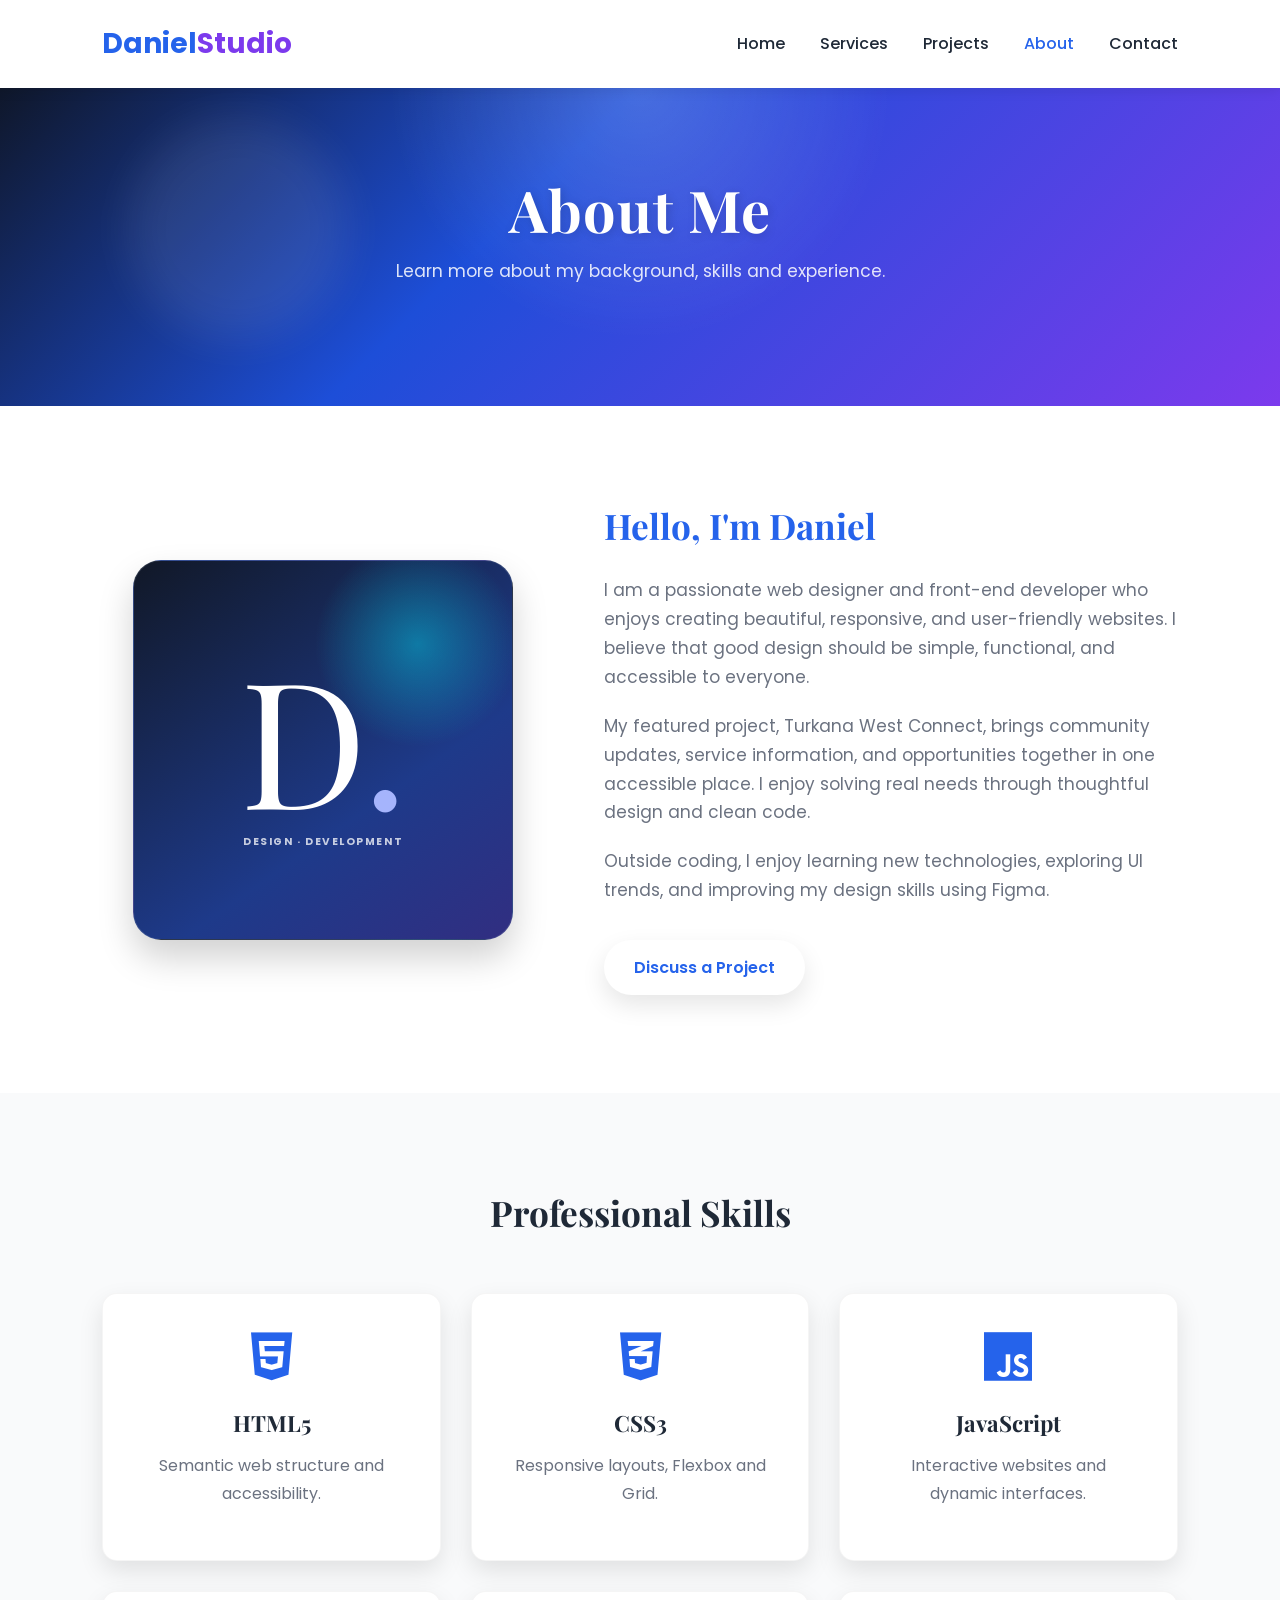
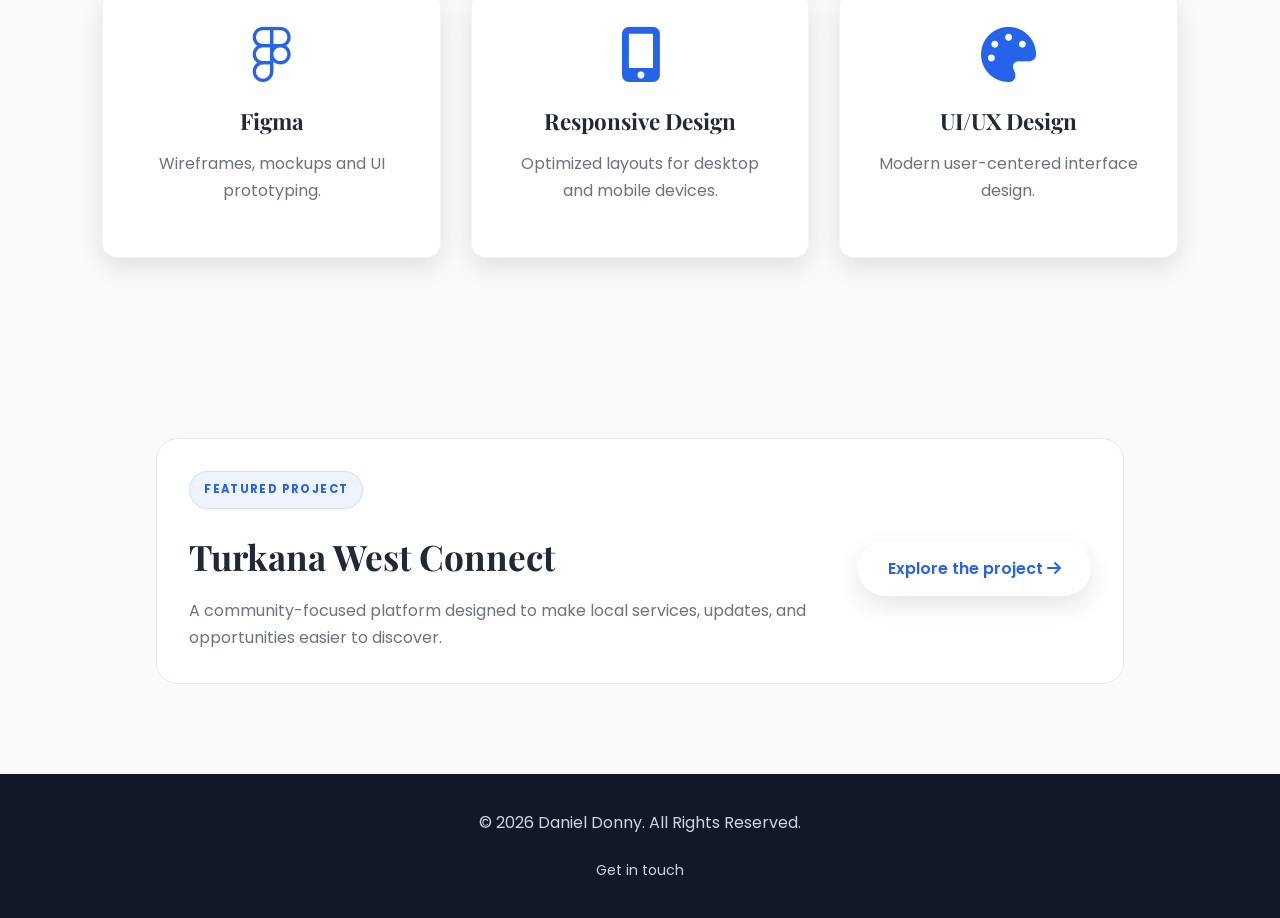
<file: About.html>
<!DOCTYPE html>
<html lang="en">

<head>

    <meta charset="UTF-8">
    <meta name="viewport" content="width=device-width, initial-scale=1.0">

    <meta name="description" content="Meet Daniel Donny, a web designer and front-end developer focused on clear, responsive digital experiences.">
    <meta name="theme-color" content="#111827">
    <title>About | Daniel Donny</title>

    <link rel="icon" type="image/svg+xml" href="favicon.svg">
    <link rel="preconnect" href="https://fonts.googleapis.com">
    <link rel="preconnect" href="https://fonts.gstatic.com" crossorigin>

    <link
        href="https://fonts.googleapis.com/css2?family=Poppins:wght@300;400;500;600;700&family=Playfair+Display:wght@700&display=swap"
        rel="stylesheet">

    <link rel="stylesheet" href="https://cdnjs.cloudflare.com/ajax/libs/font-awesome/6.5.1/css/all.min.css">

    <link rel="stylesheet" href="style.css">

</head>

<body>

    <!-- Navigation -->

    <header>

        <nav class="navbar">

            <a class="logo" href="index.html">Daniel<span>Studio</span></a>

            <ul class="nav-links">

                <li><a href="index.html">Home</a></li>
                <li><a href="services.html">Services</a></li>

                <li><a href="projects.html">Projects</a></li>

                <li><a href="About.html" class="active" aria-current="page">About</a></li>

                <li><a href="Contact.html">Contact</a></li>

            </ul>

        </nav>

    </header>

    <!-- Banner -->

    <section class="page-banner">

        <h1>About Me</h1>

        <p>
            Learn more about my background, skills and experience.
        </p>

    </section>

    <!-- About Section -->

    <section class="about-page">

        <div class="about-image">

            <div class="profile-placeholder">
                <span>D<span>.</span></span>
                <small>DESIGN · DEVELOPMENT</small>
            </div>

        </div>

        <div class="about-content">

            <h2>Hello, I'm Daniel</h2>

            <p>

                I am a passionate web designer and front-end developer who enjoys
                creating beautiful, responsive, and user-friendly websites.
                I believe that good design should be simple, functional,
                and accessible to everyone.

            </p>

            <p>

                My featured project, Turkana West Connect, brings community updates,
                service information, and opportunities together in one accessible place.
                I enjoy solving real needs through thoughtful design and clean code.

            </p>

            <p>

                Outside coding, I enjoy learning new technologies,
                exploring UI trends, and improving my design skills using Figma.

            </p>

            <a href="Contact.html" class="btn">
                Discuss a Project
            </a>

        </div>

    </section>

    <!-- Skills -->

    <section class="skills-section">

        <h2>Professional Skills</h2>

        <div class="skills-grid">

            <div class="skill-box">

                <i class="fab fa-html5"></i>

                <h3>HTML5</h3>

                <p>Semantic web structure and accessibility.</p>

            </div>

            <div class="skill-box">

                <i class="fab fa-css3-alt"></i>

                <h3>CSS3</h3>

                <p>Responsive layouts, Flexbox and Grid.</p>

            </div>

            <div class="skill-box">

                <i class="fab fa-js"></i>

                <h3>JavaScript</h3>

                <p>Interactive websites and dynamic interfaces.</p>

            </div>

            <div class="skill-box">

                <i class="fab fa-figma"></i>

                <h3>Figma</h3>

                <p>Wireframes, mockups and UI prototyping.</p>

            </div>

            <div class="skill-box">

                <i class="fas fa-mobile-alt"></i>

                <h3>Responsive Design</h3>

                <p>Optimized layouts for desktop and mobile devices.</p>

            </div>

            <div class="skill-box">

                <i class="fas fa-palette"></i>

                <h3>UI/UX Design</h3>

                <p>Modern user-centered interface design.</p>

            </div>

        </div>

    </section>

    <section class="about-featured-project">
        <div class="container about-featured-inner">
            <div>
                <p class="eyebrow dark">Featured project</p>
                <h2>Turkana West Connect</h2>
                <p>A community-focused platform designed to make local services, updates, and opportunities easier to discover.</p>
            </div>
            <a class="btn" href="turkana-west/index.html">Explore the project <i class="fa-solid fa-arrow-right" aria-hidden="true"></i></a>
        </div>
    </section>

    <!-- Footer -->

    <footer>

        <p>

            © 2026 Daniel Donny. All Rights Reserved.

        </p>

        <a class="footer-home-link" href="mailto:danieldon737@gmail.com">Get in touch</a>

    </footer>

</body>

</html>
</file>
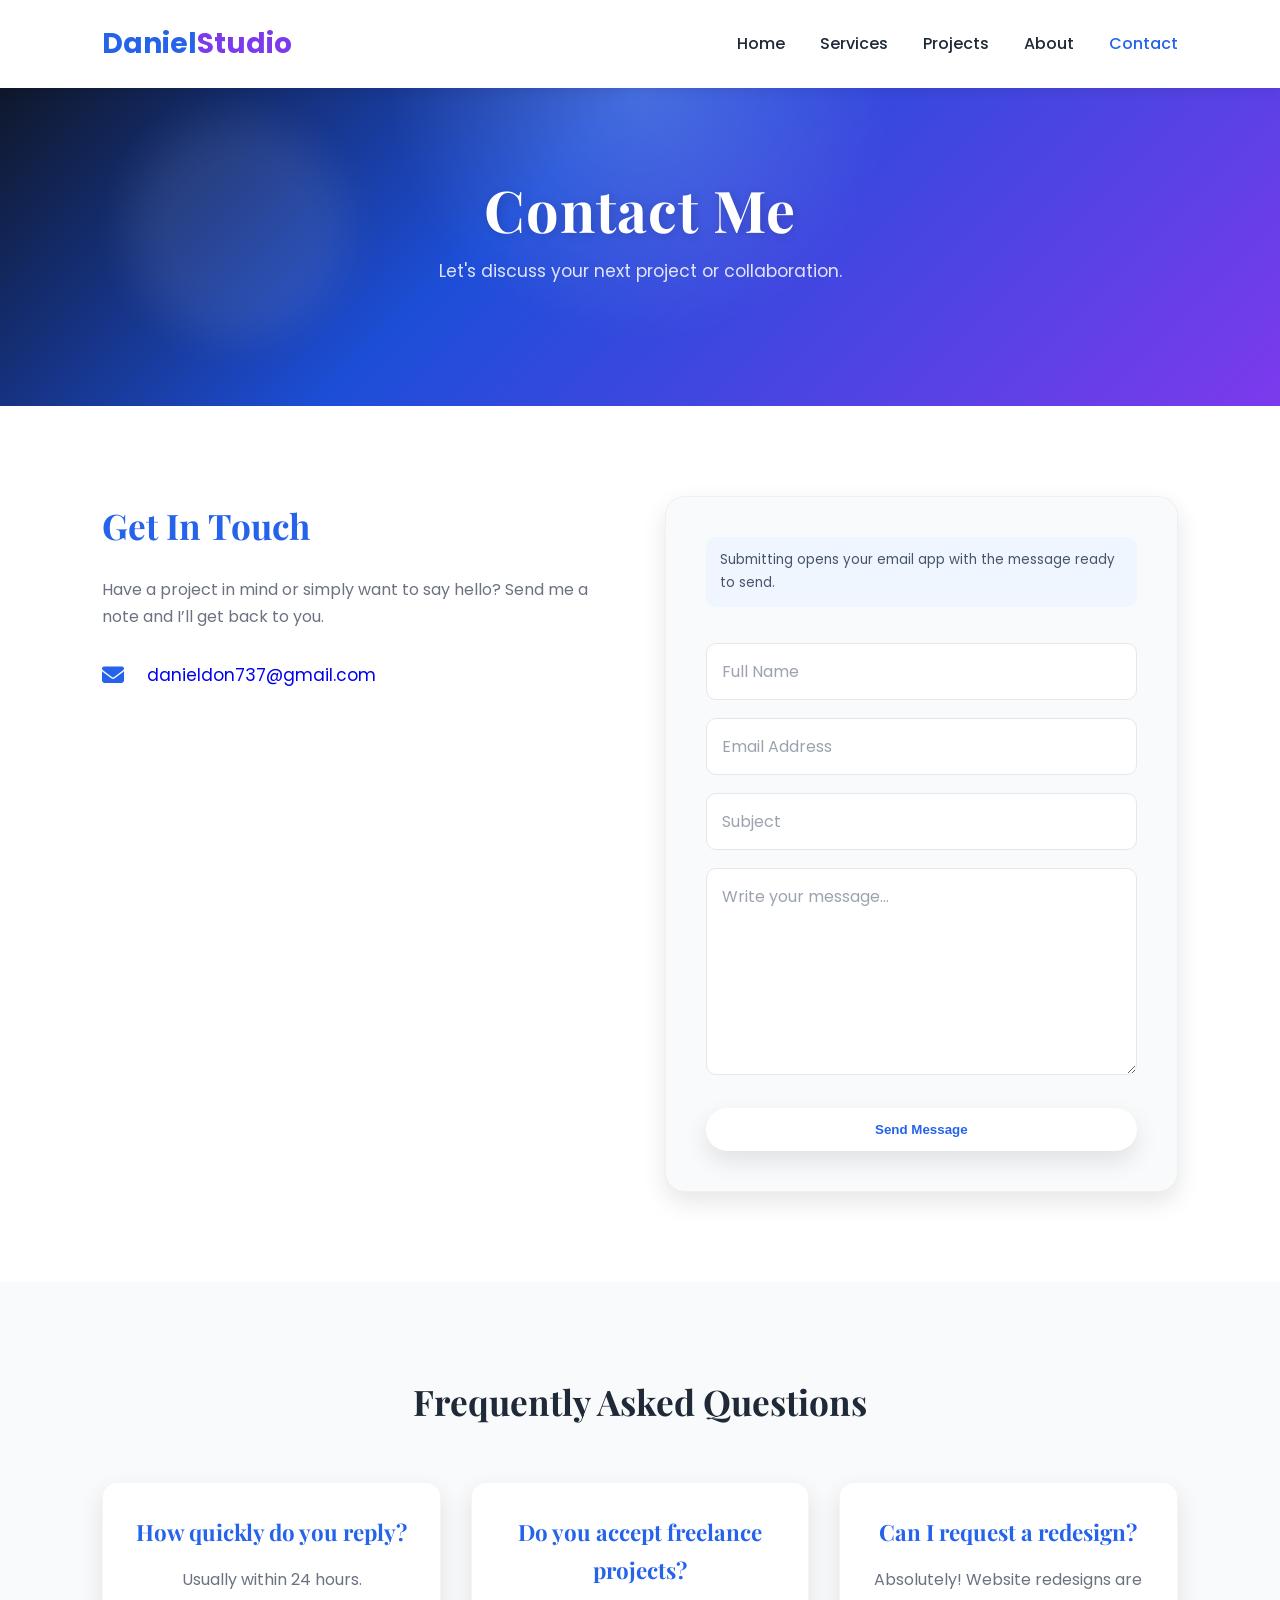
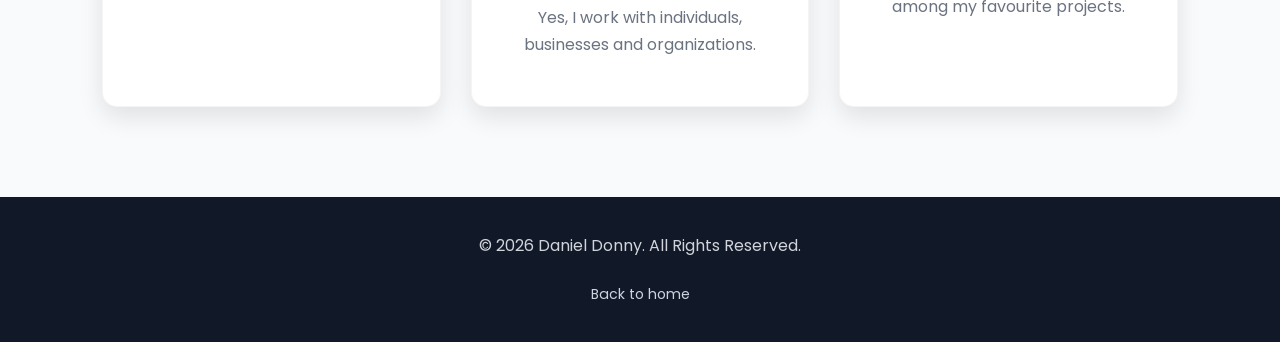
<file: Contact.html>
<!DOCTYPE html>
<html lang="en">

<head>

    <meta charset="UTF-8">
    <meta name="viewport" content="width=device-width, initial-scale=1.0">

    <meta name="description" content="Contact Daniel Donny to discuss a website, digital product, or collaboration.">
    <meta name="theme-color" content="#111827">
    <title>Contact | Daniel Donny</title>

    <link rel="icon" type="image/svg+xml" href="favicon.svg">
    <!-- Google Fonts -->
    <link rel="preconnect" href="https://fonts.googleapis.com">
    <link rel="preconnect" href="https://fonts.gstatic.com" crossorigin>

    <link
        href="https://fonts.googleapis.com/css2?family=Poppins:wght@300;400;500;600;700&family=Playfair+Display:wght@700&display=swap"
        rel="stylesheet">

    <!-- Font Awesome -->
    <link rel="stylesheet" href="https://cdnjs.cloudflare.com/ajax/libs/font-awesome/6.5.1/css/all.min.css">

    <!-- Main CSS -->
    <link rel="stylesheet" href="style.css">

</head>

<body>

    <!-- ================= Navigation ================= -->

    <header>

        <nav class="navbar">

            <a class="logo" href="index.html">Daniel<span>Studio</span></a>

            <ul class="nav-links">

                <li><a href="index.html">Home</a></li>
                <li><a href="services.html">Services</a></li>

                <li><a href="projects.html">Projects</a></li>

                <li><a href="About.html">About</a></li>

                <li><a href="Contact.html" class="active" aria-current="page">Contact</a></li>

            </ul>

        </nav>

    </header>

    <!-- ================= Banner ================= -->

    <section class="page-banner">

        <h1>Contact Me</h1>

        <p>

            Let's discuss your next project or collaboration.

        </p>

    </section>

    <!-- ================= Contact Section ================= -->

    <section class="contact-page">

        <div class="contact-info">

            <h2>Get In Touch</h2>

            <p>

                Have a project in mind or simply want to say hello?
                Send me a note and I’ll get back to you.

            </p>

            <div class="info">

                <p>

                    <i class="fas fa-envelope"></i>

                    <a href="mailto:danieldon737@gmail.com">danieldon737@gmail.com</a>

                </p>

            </div>

        </div>

        <!-- Contact Form -->

        <div class="contact-form">

            <form id="contact-form">

                <p class="form-note">Submitting opens your email app with the message ready to send.</p>

                <input type="text" placeholder="Full Name" aria-label="Full name" required>

                <input type="email" placeholder="Email Address" aria-label="Email address" required>

                <input type="text" placeholder="Subject" aria-label="Subject" required>

                <textarea rows="7" placeholder="Write your message..." aria-label="Message" required></textarea>

                <button type="submit" class="btn">

                    Send Message

                </button>

            </form>

        </div>

    </section>

    <!-- ================= FAQ ================= -->

    <section class="faq">

        <h2>Frequently Asked Questions</h2>

        <div class="faq-container">

            <div class="faq-card">

                <h3>

                    How quickly do you reply?

                </h3>

                <p>

                    Usually within 24 hours.

                </p>

            </div>

            <div class="faq-card">

                <h3>

                    Do you accept freelance projects?

                </h3>

                <p>

                    Yes, I work with individuals,
                    businesses and organizations.

                </p>

            </div>

            <div class="faq-card">

                <h3>

                    Can I request a redesign?

                </h3>

                <p>

                    Absolutely! Website redesigns
                    are among my favourite projects.

                </p>

            </div>

        </div>

    </section>



    <footer>

        <p>

            © 2026 Daniel Donny. All Rights Reserved.

        </p>

        <a class="footer-home-link" href="index.html">Back to home</a>

    </footer>
    <script>
        document.getElementById("contact-form").addEventListener("submit", function (event) {
            event.preventDefault();
            const fields = event.currentTarget.elements;
            const subject = encodeURIComponent(fields[2].value);
            const body = encodeURIComponent(
                "Name: " + fields[0].value + "\n" +
                "Email: " + fields[1].value + "\n\n" +
                fields[3].value
            );
            window.location.href = "mailto:danieldon737@gmail.com?subject=" + subject + "&body=" + body;
        });
    </script>

</body>

</html>
</file>
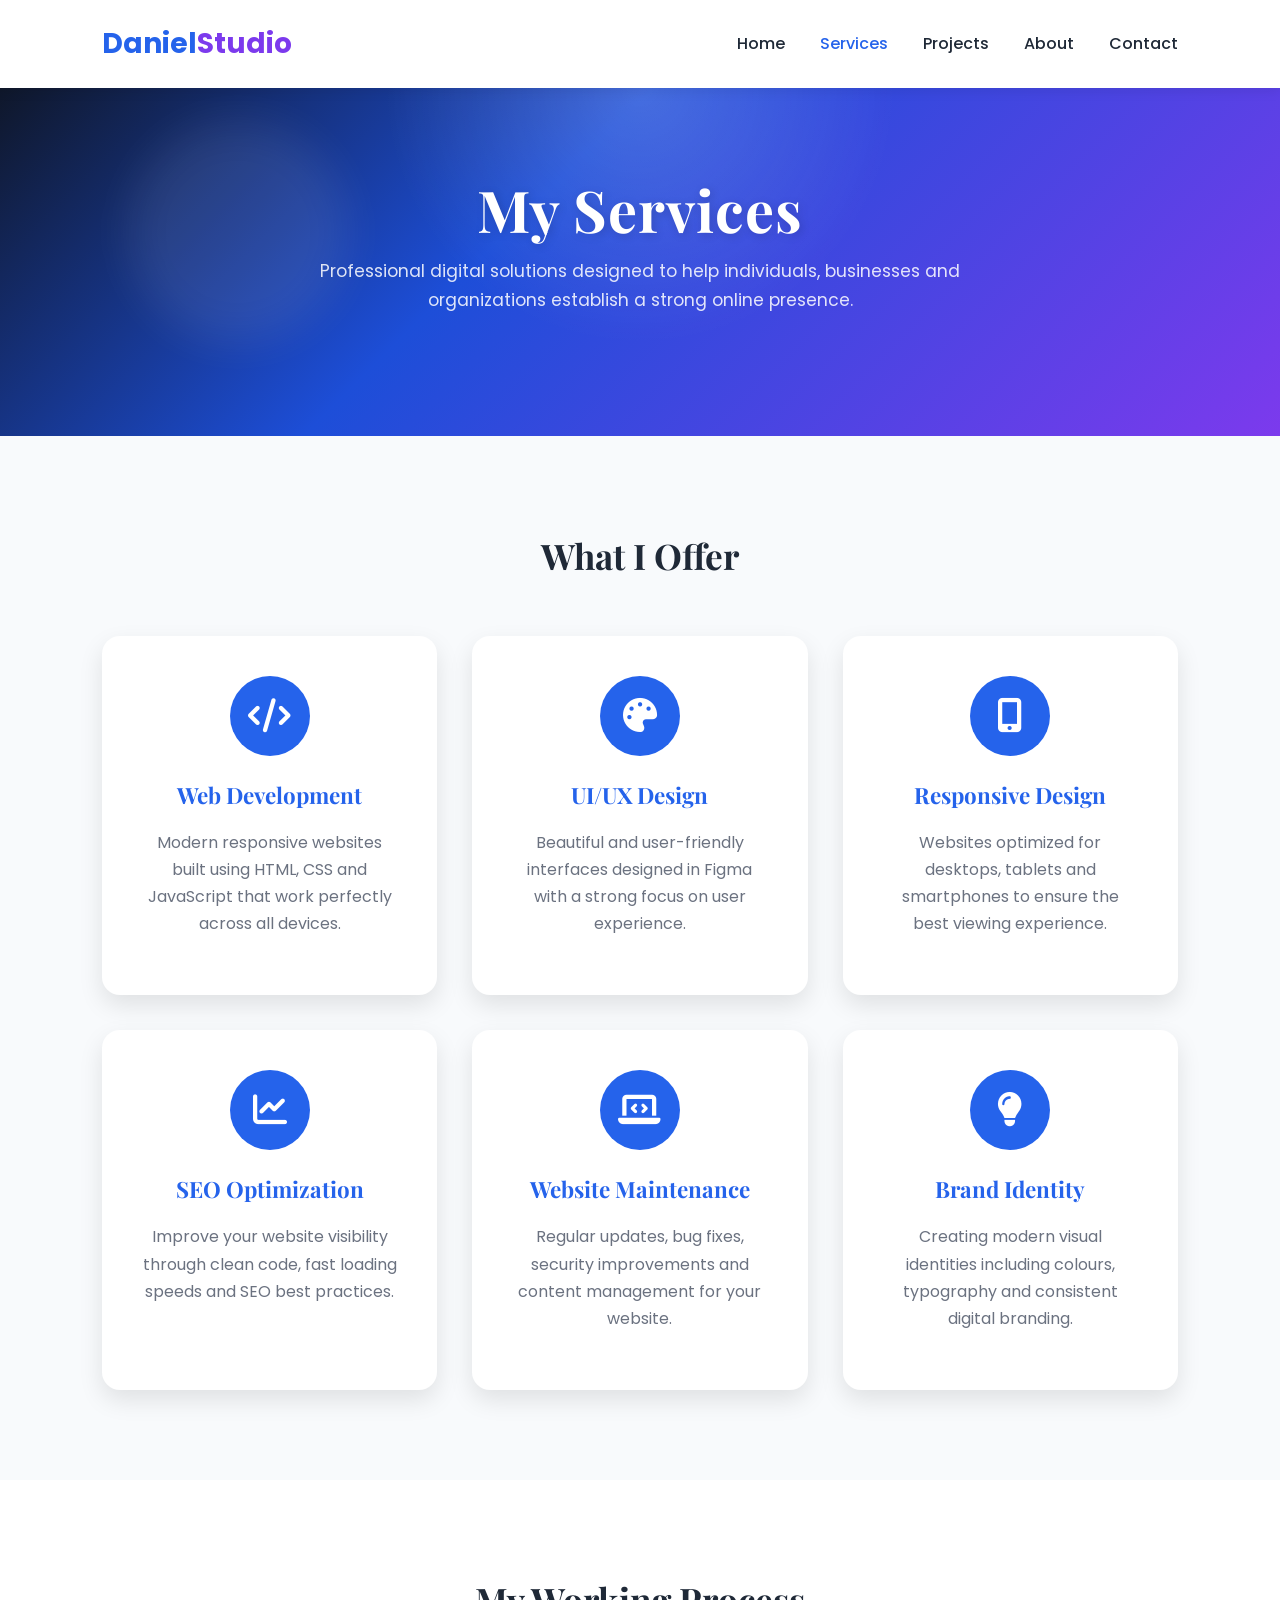
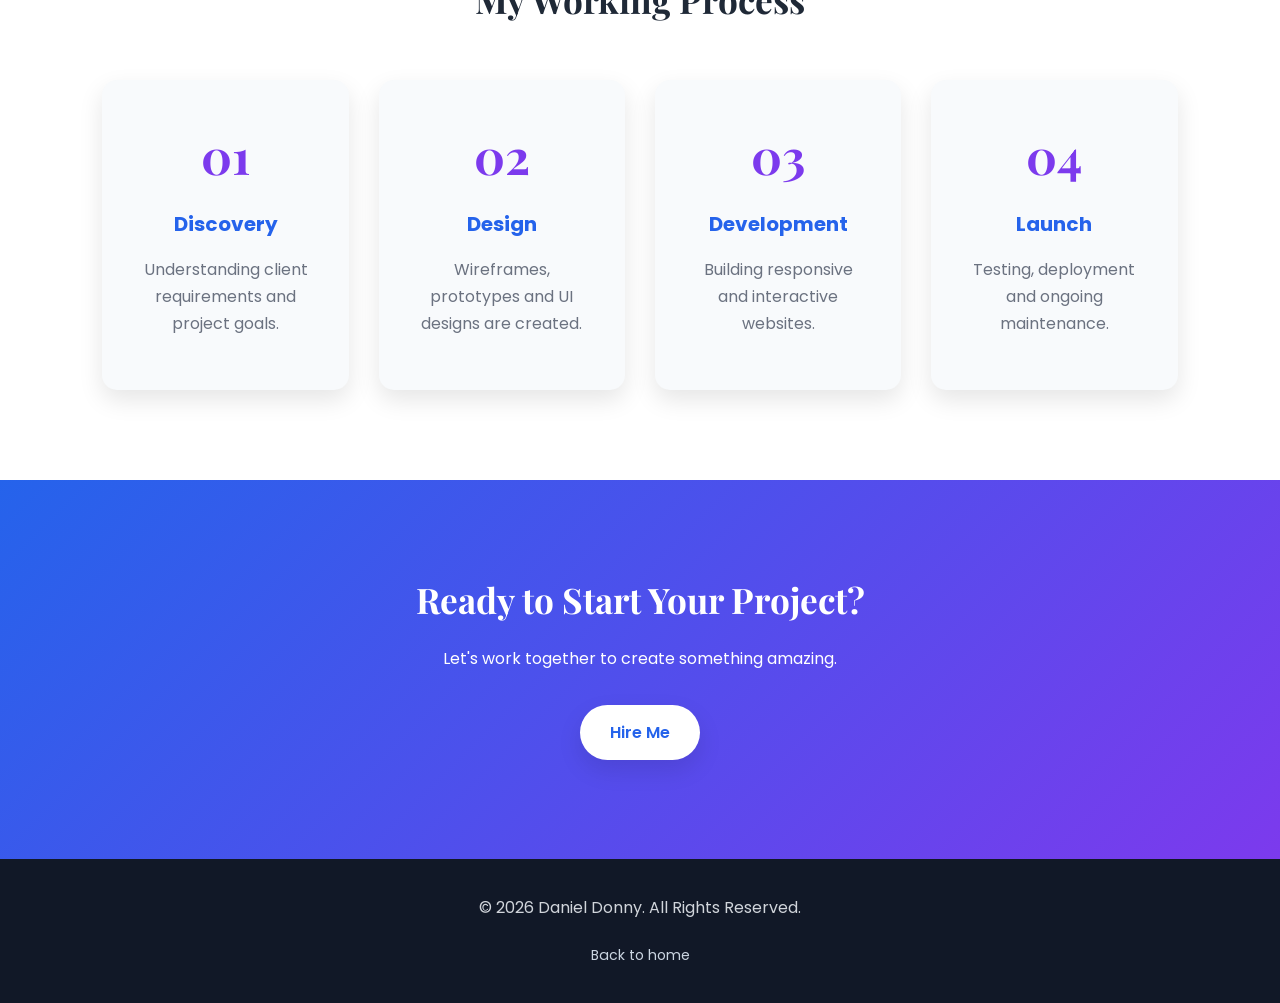
<file: services.html>
<!DOCTYPE html>
<html lang="en">

<head>

    <meta charset="UTF-8">
    <meta name="viewport" content="width=device-width, initial-scale=1.0">

    <meta name="description" content="Explore Daniel Donny's web development, responsive design, and user-interface services.">
    <meta name="theme-color" content="#111827">
    <title>Services | Daniel Donny</title>

    <link rel="icon" type="image/svg+xml" href="favicon.svg">
    <!-- Google Fonts -->
    <link rel="preconnect" href="https://fonts.googleapis.com">
    <link rel="preconnect" href="https://fonts.gstatic.com" crossorigin>

    <link
        href="https://fonts.googleapis.com/css2?family=Poppins:wght@300;400;500;600;700&family=Playfair+Display:wght@700&display=swap"
        rel="stylesheet">

    <!-- Font Awesome -->
    <link rel="stylesheet" href="https://cdnjs.cloudflare.com/ajax/libs/font-awesome/6.5.1/css/all.min.css">

    <!-- Main CSS -->
    <link rel="stylesheet" href="style.css">

</head>

<body>

    <!-- ================= NAVIGATION ================= -->

    <header>

        <nav class="navbar">

            <a class="logo" href="index.html">Daniel<span>Studio</span></a>

            <ul class="nav-links">

                <li><a href="index.html">Home</a></li>
                <li><a href="services.html" class="active">Services</a></li>

                <li><a href="projects.html">Projects</a></li>

                <li><a href="About.html">About</a></li>


                <li><a href="Contact.html">Contact</a></li>

            </ul>

        </nav>

    </header>

    <!-- ================= PAGE BANNER ================= -->

    <section class="page-banner">

        <h1>My Services</h1>

        <p>

            Professional digital solutions designed to help individuals,
            businesses and organizations establish a strong online presence.

        </p>

    </section>

    <!-- ================= SERVICES ================= -->

    <section class="services-page">

        <h2 class="text-center">What I Offer</h2>

        <div class="services-grid">

            <div class="service-card">

                <div class="icon-circle">

                    <i class="fas fa-code"></i>

                </div>

                <h3>Web Development</h3>

                <p>

                    Modern responsive websites built using HTML, CSS and JavaScript
                    that work perfectly across all devices.

                </p>

            </div>

            <div class="service-card">

                <div class="icon-circle">

                    <i class="fas fa-palette"></i>

                </div>

                <h3>UI/UX Design</h3>

                <p>

                    Beautiful and user-friendly interfaces designed in Figma with a
                    strong focus on user experience.

                </p>

            </div>

            <div class="service-card">

                <div class="icon-circle">

                    <i class="fas fa-mobile-alt"></i>

                </div>

                <h3>Responsive Design</h3>

                <p>

                    Websites optimized for desktops, tablets and smartphones to ensure
                    the best viewing experience.

                </p>

            </div>

            <div class="service-card">

                <div class="icon-circle">

                    <i class="fas fa-chart-line"></i>

                </div>

                <h3>SEO Optimization</h3>

                <p>

                    Improve your website visibility through clean code,
                    fast loading speeds and SEO best practices.

                </p>

            </div>

            <div class="service-card">

                <div class="icon-circle">

                    <i class="fas fa-laptop-code"></i>

                </div>

                <h3>Website Maintenance</h3>

                <p>

                    Regular updates, bug fixes, security improvements and content
                    management for your website.

                </p>

            </div>

            <div class="service-card">

                <div class="icon-circle">

                    <i class="fas fa-lightbulb"></i>

                </div>

                <h3>Brand Identity</h3>

                <p>

                    Creating modern visual identities including colours,
                    typography and consistent digital branding.

                </p>

            </div>

        </div>

    </section>

    <!-- ================= PROCESS ================= -->

    <section class="process">

        <h2 class="text-center">My Working Process</h2>

        <div class="process-grid">

            <div class="process-box">

                <h3>01</h3>

                <h4>Discovery</h4>

                <p>

                    Understanding client requirements and project goals.

                </p>

            </div>

            <div class="process-box">

                <h3>02</h3>

                <h4>Design</h4>

                <p>

                    Wireframes, prototypes and UI designs are created.

                </p>

            </div>

            <div class="process-box">

                <h3>03</h3>

                <h4>Development</h4>

                <p>

                    Building responsive and interactive websites.

                </p>

            </div>

            <div class="process-box">

                <h3>04</h3>

                <h4>Launch</h4>

                <p>

                    Testing, deployment and ongoing maintenance.

                </p>

            </div>

        </div>

    </section>

    <!-- ================= CTA ================= -->

    <section class="cta">

        <h2>

            Ready to Start Your Project?

        </h2>

        <p>

            Let's work together to create something amazing.

        </p>

        <a href="Contact.html" class="btn">

            Hire Me

        </a>

    </section>

    <!-- ================= FOOTER ================= -->

    <footer>

        <p>

            © 2026 Daniel Donny. All Rights Reserved.

        </p>

        <a class="footer-home-link" href="index.html">Back to home</a>

    </footer>


</body>

</html>
</file>
<file: style.css>
:root {

    --primary: #2563eb;
    --secondary: #7c3aed;
    --accent: #06b6d4;

    --dark: #1f2937;
    --light: #f8fafc;
    --white: #ffffff;

    --gray: #6b7280;
    --border: #e5e7eb;

    --shadow: 0 10px 25px rgba(0, 0, 0, .10);
    --shadow-hover: 0 18px 35px rgba(0, 0, 0, .18);

    --radius: 14px;

    --transition: .35s ease;

}

/* =========================
      RESET
========================= */

* {
    margin: 0;
    padding: 0;
    box-sizing: border-box;
}

html {
    scroll-behavior: smooth;
}

body {

    font-family: 'Poppins', sans-serif;

    background: var(--light);

    color: var(--dark);

    line-height: 1.7;

    overflow-x: hidden;

}

img {

    max-width: 100%;

    display: block;

}

a {

    text-decoration: none;

    transition: var(--transition);

}

ul {

    list-style: none;

}

/* =========================
      HEADINGS
========================= */

h1,
h2,
h3,
h4 {

    font-family: 'Playfair Display', serif;

    margin-bottom: 15px;

}

h1 {

    font-size: 3rem;

}

h2 {

    font-size: 2.2rem;

}

h3 {

    font-size: 1.4rem;

}

p {

    color: var(--gray);

    margin-bottom: 18px;

}

/* =========================
      CONTAINER
========================= */

.container {

    width: 90%;

    max-width: 1200px;

    margin: auto;

}

/* =========================
      NAVBAR
========================= */

header {

    background: white;

    box-shadow: 0 3px 12px rgba(0, 0, 0, .08);

    position: sticky;

    top: 0;

    z-index: 1000;

}

.navbar {

    display: flex;

    justify-content: space-between;

    align-items: center;

    padding: 20px 8%;

}

.logo {

    font-size: 28px;

    font-weight: bold;

    color: var(--primary);

}

.nav-links {

    display: flex;

    gap: 35px;

}

.nav-links a {

    color: var(--dark);

    font-weight: 500;

    position: relative;

}

.nav-links a:hover {

    color: var(--primary);

}

.nav-links a.active {

    color: var(--primary);

}

.nav-links a::after {

    content: "";

    position: absolute;

    left: 0;

    bottom: -8px;

    height: 3px;

    width: 0;

    background: var(--secondary);

    transition: .3s;

}

.nav-links a:hover::after {

    width: 100%;

}

/* =========================
      HERO SECTION
========================= */

.hero {

    display: grid;

    grid-template-columns: repeat(2, 1fr);

    align-items: center;

    gap: 60px;

    padding: 90px 8%;

    background: linear-gradient(135deg, #2563eb, #7c3aed);

    color: white;

}

.hero h1 {

    font-size: 60px;

}

.hero h2 {

    font-family: Poppins;

    font-size: 24px;

    font-weight: 400;

    margin-bottom: 20px;

}

.hero p {

    color: white;

    font-size: 18px;

}

.hero span {

    color: #ffe66d;

}

.hero-image img {

    border-radius: 25px;

    box-shadow: var(--shadow-hover);

}

/* =========================
      BUTTONS
========================= */

.btn {

    display: inline-block;

    background: white;

    color: var(--primary);

    padding: 14px 30px;

    border-radius: 40px;

    font-weight: 600;

    margin-top: 15px;

    box-shadow: var(--shadow);

    transition: .3s;

}

.btn:hover {

    transform: translateY(-5px);

    background: #f3f4f6;

}

.btn-secondary {

    display: inline-block;

    padding: 12px 28px;

    background: var(--primary);

    color: white;

    border-radius: 30px;

    font-weight: 600;

}

.btn-secondary:hover {

    background: var(--secondary);

}

.btn-small {

    display: inline-block;

    padding: 10px 22px;

    margin-top: 15px;

    background: var(--primary);

    color: white;

    border-radius: 25px;

    font-size: 15px;

}

.btn-small:hover {

    background: var(--secondary);

}

/* =========================
      PAGE BANNER
========================= */

.page-banner {

    position: relative;
    text-align: center;
    padding: 90px 20px 120px;
    background: radial-gradient(circle at top, rgba(255,255,255,0.18), transparent 35%),
                linear-gradient(135deg, #0f172a 0%, #1d4ed8 40%, #7c3aed 100%);
    color: white;
    overflow: hidden;

}

.page-banner::before {

    content: "";
    position: absolute;
    inset: 10% auto auto 10%;
    width: 220px;
    height: 220px;
    background: rgba(255,255,255,0.08);
    border-radius: 50%;
    filter: blur(20px);

}

.page-banner-inner {

    position: relative;
    z-index: 1;

}

.page-banner h1 {

    font-size: clamp(2.5rem, 4.5vw, 4.7rem);
    max-width: 750px;
    margin: 0 auto 16px;
    line-height: 1.1;

}

.page-banner p {

    color: rgba(255,255,255,0.85);
    max-width: 700px;
    margin: 0 auto;
    font-size: 1.08rem;

}

.eyebrow {

    display: inline-block;
    padding: 8px 14px;
    border-radius: 999px;
    background: rgba(255,255,255,0.12);
    border: 1px solid rgba(255,255,255,0.18);
    text-transform: uppercase;
    letter-spacing: 0.12em;
    font-size: 0.72rem;
    font-weight: 700;
    margin-bottom: 18px;
    color: white;

}

.eyebrow.dark {

    background: rgba(37, 99, 235, 0.08);
    border-color: rgba(37, 99, 235, 0.15);
    color: var(--primary);

}

.section-heading {

    text-align: center;
    margin-bottom: 40px;

}

.section-heading h2,
.case-text h2 {

    margin-bottom: 12px;
    color: var(--dark);
    font-size: clamp(2.1rem, 3vw, 3rem);

}

/* =========================
      SECTIONS
========================= */

section {

    padding: 90px 8%;

}

.services-page {

    background: #f8fafc;

}

.services-grid {

    display: grid;

    grid-template-columns: repeat(auto-fit, minmax(300px, 1fr));

    gap: 35px;

    margin-top: 50px;

}

.service-card {

    background: white;

    padding: 40px;

    border-radius: 18px;

    text-align: center;

    box-shadow: var(--shadow);

    transition: .35s ease;

}

.service-card:hover {

    transform: translateY(-12px);

    box-shadow: var(--shadow-hover);

}

.service-card h3 {

    margin: 20px 0 15px;

    color: var(--primary);

}

.service-card p {

    font-size: 16px;

}

.process {

    background: white;

}

.process-grid {

    display: grid;

    grid-template-columns: repeat(auto-fit, minmax(220px, 1fr));

    gap: 30px;

    margin-top: 50px;

}

.process-box {

    background: #f8fafc;

    padding: 35px;

    border-radius: 15px;

    text-align: center;

    box-shadow: var(--shadow);

    transition: .3s;

}

.process-box:hover {

    transform: translateY(-8px);

    box-shadow: var(--shadow-hover);

}

.process-box h3 {

    font-size: 48px;

    color: var(--secondary);

    margin-bottom: 10px;

}

.process-box h4 {

    font-family: Poppins;

    font-size: 20px;

    margin-bottom: 15px;

    color: var(--primary);

}

@media(max-width:768px) {

    .services-grid {

        grid-template-columns: 1fr;

    }

    .process-grid {

        grid-template-columns: 1fr;

    }

}

/* =========================
      ABOUT PREVIEW
========================= */

.about-preview {

    text-align: center;

    background: white;

}

.about-preview p {

    max-width: 700px;

    margin: auto;

}

/* =========================
      FEATURED PROJECTS
========================= */

.featured {

    background: #f9fafb;

}

.featured h2 {

    text-align: center;

    margin-bottom: 50px;

}

.project-grid {

    display: grid;

    grid-template-columns: repeat(auto-fit, minmax(320px, 1fr));

    gap: 35px;

}

/* =========================
      PROJECT CARD
========================= */

.card,
.project-card {

    background: rgba(255,255,255,0.9);
    border: 1px solid rgba(148, 163, 184, 0.18);
    border-radius: 24px;
    overflow: hidden;
    box-shadow: 0 18px 40px rgba(15, 23, 42, 0.08);
    transition: transform .35s ease, box-shadow .35s ease, border-color .35s ease;

}

.card:hover,
.project-card:hover {

    transform: translateY(-10px);
    box-shadow: 0 24px 55px rgba(15, 23, 42, 0.12);
    border-color: rgba(37, 99, 235, 0.2);

}

.card img,
.project-media img {

    height: 230px;
    width: 100%;
    object-fit: cover;
    display: block;

}

.project-media {
    position: relative;
    height: 230px;
    overflow: hidden;
    background: #f1f5f9;
}

.project-media .project-home-preview {
    position: absolute;
    top: 0;
    left: 0;
    display: block;
    width: 140%;
    height: 322px;
    border: 0;
    transform: scale(0.714285);
    transform-origin: top left;
    pointer-events: none;
}

.card-content,
.project-body {

    padding: 26px;

}

.card h3,
.project-card h3 {

    margin-top: 15px;
    color: var(--dark);

}

.card p,
.project-card p {

    margin: 18px 0;

}

/* =========================
      TAGS
========================= */

.tags {

    display: flex;
    flex-wrap: wrap;
    gap: 8px;
    margin-bottom: 18px;

}

.tag {

    display: inline-block;
    padding: 8px 14px;
    background: linear-gradient(135deg, rgba(37,99,235,0.12), rgba(124,58,237,0.08));
    color: #1d4ed8;
    border-radius: 999px;
    font-size: 0.76rem;
    font-weight: 700;
    letter-spacing: 0.02em;
    border: 1px solid rgba(37,99,235,0.08);

}

.project-card {

    display: flex;
    flex-direction: column;
    height: 100%;

}

.project-meta {

    display: inline-flex;
    align-items: center;
    gap: 8px;
    font-size: 0.72rem;
    letter-spacing: 0.08em;
    text-transform: uppercase;
    color: var(--gray);
    font-weight: 700;

}

.meta-dot {

    width: 9px;
    height: 9px;
    border-radius: 50%;
    background: linear-gradient(135deg, var(--primary), var(--secondary));
    box-shadow: 0 0 0 5px rgba(37,99,235,0.12);

}

.project-footer {

    display: flex;
    align-items: center;
    justify-content: space-between;
    gap: 12px;
    margin-top: 12px;

}

.project-footer span {

    font-size: 0.78rem;
    color: var(--gray);
    font-weight: 600;

}

.nav-cta {

    display: inline-flex;
    align-items: center;
    padding: 11px 18px;
    border-radius: 999px;
    background: linear-gradient(135deg, var(--primary), var(--secondary));
    color: white;
    font-weight: 600;
    box-shadow: 0 12px 20px rgba(37, 99, 235, 0.2);

}

.nav-cta:hover {

    transform: translateY(-2px);
    box-shadow: 0 18px 25px rgba(124, 58, 237, 0.22);

}

.projects-page {

    background: rgba(248,250,252,0.9);
    padding-top: 90px;

}

.project-grid {

    display: grid;
    grid-template-columns: repeat(auto-fit, minmax(280px, 1fr));
    gap: 30px;

}

.case-study {

    background: linear-gradient(180deg, #ffffff 0%, #f8fafc 100%);
    padding-top: 90px;

}

.case-shell {

    display: grid;
    grid-template-columns: 1.1fr 1fr;
    gap: 40px;
    align-items: center;

}

.case-image {

    position: relative;
    overflow: hidden;
    border-radius: 28px;
    box-shadow: 0 25px 50px rgba(15,23,42,0.12);

}

.case-image img {

    width: 100%;
    height: 100%;
    min-height: 420px;
    object-fit: cover;

}

.case-text {

    padding: 8px 0;

}

.case-points {

    display: grid;
    gap: 24px;
    margin-top: 28px;

}

.case-text ul {

    margin-left: 18px;
    display: grid;
    gap: 10px;
    color: var(--gray);

}

.case-text h4 {

    margin-bottom: 14px;
    color: var(--dark);
    font-size: 1.1rem;

}

.btn-light {

    background: white;
    color: var(--primary);

}

.btn-light:hover {

    background: #eff6ff;

}

@media (max-width: 900px) {

    .case-shell {
        grid-template-columns: 1fr;
    }

    .navbar {
        flex-wrap: wrap;
        justify-content: center;
        gap: 14px;
    }

    .nav-links {
        width: 100%;
        justify-content: center;
        flex-wrap: wrap;
    }

    .nav-cta {
        width: 100%;
        justify-content: center;
    }

}

/* =========================
      SKILLS
========================= */

.skills {

    text-align: center;

    background: white;

}

.skills-container {

    display: grid;

    grid-template-columns: repeat(auto-fit, minmax(170px, 1fr));

    gap: 35px;

    margin-top: 40px;

}

.skills-container div {

    padding: 30px;

    background: #f8fafc;

    border-radius: 15px;

    box-shadow: var(--shadow);

    transition: .3s;

}

.skills-container div:hover {

    transform: translateY(-10px);

}

.skills-container i {

    font-size: 55px;

    color: var(--primary);

    margin-bottom: 18px;

}

/* =========================
      CTA
========================= */

.cta {

    text-align: center;

    background: linear-gradient(135deg, #2563eb, #7c3aed);

    color: white;

}

.cta p {

    color: white;

}

/* =========================
      FOOTER
========================= */

footer {

    background: #111827;

    color: white;

    text-align: center;

    padding: 35px;

}

footer p {

    color: #d1d5db;

    margin-bottom: 20px;

}

.socials {

    display: flex;

    justify-content: center;

    gap: 18px;

}

.socials a {

    width: 45px;

    height: 45px;

    background: #374151;

    display: flex;

    justify-content: center;

    align-items: center;

    border-radius: 50%;

    color: white;

    font-size: 20px;

    transition: .3s;

}

.socials a:hover {

    background: var(--primary);

    transform: translateY(-5px);

}

.about-page {

    display: grid;

    grid-template-columns: 1fr 1.3fr;

    gap: 60px;

    align-items: center;

    background: white;

}

.about-image {

    display: flex;
    justify-content: center;

}

.profile-placeholder {

    width: 380px;
    height: 380px;
    border-radius: 28px;
    background: linear-gradient(135deg, rgba(37,99,235,0.12), rgba(124,58,237,0.14));
    border: 1px solid rgba(148,163,184,0.2);
    display: flex;
    align-items: center;
    justify-content: center;
    box-shadow: var(--shadow-hover);
    transition: var(--transition);

}

.profile-placeholder i {

    font-size: 8rem;
    color: var(--primary);
    opacity: 0.9;

}

.profile-placeholder {
    position: relative;
    flex-direction: column;
    gap: 8px;
    overflow: hidden;
    background:
        radial-gradient(circle at 75% 22%, rgba(6, 182, 212, 0.55), transparent 25%),
        linear-gradient(145deg, #111827, #1e3a8a 64%, #312e81);
}

.profile-placeholder > span {
    color: #fff;
    font-family: 'Playfair Display', serif;
    font-size: clamp(8rem, 18vw, 11rem);
    line-height: 1;
}

.profile-placeholder > span span {
    color: #a5b4fc;
}

.profile-placeholder small {
    color: rgba(255, 255, 255, 0.75);
    font-size: 0.65rem;
    font-weight: 700;
    letter-spacing: 0.15em;
}

.profile-placeholder:hover {

    transform: scale(1.02);

}

.about-content h2 {

    color: var(--primary);

    margin-bottom: 20px;

}

.about-content p {

    margin-bottom: 20px;

    font-size: 17px;

}

/* =========================
      SKILLS SECTION
========================= */

.skills-section {

    background: #f9fafb;

    text-align: center;

}

.skills-section h2 {

    margin-bottom: 50px;

}

.skills-grid {

    display: grid;

    grid-template-columns: repeat(auto-fit, minmax(250px, 1fr));

    gap: 30px;

}

.skill-box {

    background: white;

    padding: 35px;

    border-radius: 15px;

    box-shadow: var(--shadow);

    transition: var(--transition);

}

.skill-box:hover {

    transform: translateY(-10px);

    box-shadow: var(--shadow-hover);

}

.skill-box i {

    font-size: 55px;

    color: var(--primary);

    margin-bottom: 20px;

}

.skill-box h3 {

    margin-bottom: 10px;

}

/* =========================
      EXPERIENCE
========================= */

.experience {

    background: white;

}

.experience h2 {

    text-align: center;

    margin-bottom: 50px;

}

/* Timeline */

.timeline {

    position: relative;

    max-width: 900px;

    margin: auto;

}

.timeline::before {

    content: "";

    position: absolute;

    left: 25px;

    top: 0;

    width: 4px;

    height: 100%;

    background: var(--primary);

    border-radius: 20px;

}

.timeline-item {

    position: relative;

    padding-left: 80px;

    margin-bottom: 45px;

}

.timeline-item::before {

    content: "";

    position: absolute;

    left: 14px;

    top: 5px;

    width: 24px;

    height: 24px;

    background: var(--secondary);

    border-radius: 50%;

    border: 5px solid white;

    box-shadow: 0 0 0 4px var(--primary);

}

.timeline-item h3 {

    color: var(--primary);

    margin-bottom: 5px;

}

.timeline-item h4 {

    font-family: Poppins;

    font-size: 18px;

    margin-bottom: 10px;

    font-weight: 600;

}

/* =========================
      EDUCATION
========================= */

.education {

    background: #f9fafb;

    text-align: center;

}

.education-card {

    max-width: 700px;

    margin: auto;

    background: white;

    padding: 45px;

    border-radius: 20px;

    box-shadow: var(--shadow);

    transition: var(--transition);

}

.education-card:hover {

    transform: translateY(-8px);

    box-shadow: var(--shadow-hover);

}

.education-card i {

    font-size: 60px;

    color: var(--primary);

    margin-bottom: 20px;

}

.education-card h3 {

    margin-bottom: 15px;

}

/* =========================
      CONTACT PAGE
========================= */

.contact-page {

    display: grid;

    grid-template-columns: 1fr 1fr;

    gap: 50px;

    align-items: start;

    background: white;

}

.contact-info h2 {

    color: var(--primary);

    margin-bottom: 20px;

}

.contact-info .info {

    margin: 30px 0;

}

.contact-info .info p {

    display: flex;

    align-items: center;

    gap: 15px;

    margin-bottom: 18px;

    font-size: 17px;

}

.contact-info .info i {

    color: var(--primary);

    font-size: 22px;

    width: 30px;

}

.social-links {

    display: flex;

    gap: 18px;

    margin-top: 30px;

}

.social-links a {

    width: 50px;

    height: 50px;

    display: flex;

    justify-content: center;

    align-items: center;

    background: var(--primary);

    color: white;

    border-radius: 50%;

    font-size: 22px;

    transition: var(--transition);

}

.social-links a:hover {

    background: var(--secondary);

    transform: translateY(-6px);

}

/* =========================
      CONTACT FORM
========================= */

.contact-form {

    background: #f9fafb;

    padding: 40px;

    border-radius: 20px;

    box-shadow: var(--shadow);

}

.contact-form form {

    display: flex;

    flex-direction: column;

    gap: 18px;

}

.contact-form input,

.contact-form textarea {

    width: 100%;

    padding: 15px;

    border: 1px solid var(--border);

    border-radius: 10px;

    font-size: 16px;

    font-family: Poppins, sans-serif;

    transition: var(--transition);

}

.contact-form input:focus,

.contact-form textarea:focus {

    outline: none;

    border-color: var(--primary);

    box-shadow: 0 0 10px rgba(37, 99, 235, .2);

}

.contact-form textarea {

    resize: vertical;

    min-height: 180px;

}

.contact-form button {

    border: none;

    cursor: pointer;

}

/* =========================
      FAQ SECTION
========================= */

.faq {

    background: #f9fafb;

    text-align: center;

}

.faq h2 {

    margin-bottom: 50px;

}

.faq-container {

    display: grid;

    grid-template-columns: repeat(auto-fit, minmax(280px, 1fr));

    gap: 30px;

}

.faq-card {

    background: white;

    padding: 30px;

    border-radius: 15px;

    box-shadow: var(--shadow);

    transition: var(--transition);

}

.faq-card:hover {

    transform: translateY(-8px);

    box-shadow: var(--shadow-hover);

}

.faq-card h3 {

    margin-bottom: 15px;

    color: var(--primary);

}

/* =========================
      MAP
========================= */

.map {

    text-align: center;

    background: white;

}

.map iframe {

    width: 100%;

    height: 400px;

    border: none;

    border-radius: 20px;

    box-shadow: var(--shadow);

}

/* =========================
      SIMPLE ANIMATIONS
========================= */

.card,
.skill-box,
.education-card,
.faq-card,
.contact-form {

    animation: fadeUp .8s ease;

}

@keyframes fadeUp {

    from {

        opacity: 0;

        transform: translateY(30px);

    }

    to {

        opacity: 1;

        transform: translateY(0);

    }

}

/* =========================
      UTILITIES
========================= */

.text-center {

    text-align: center;

}

.mt-2 {

    margin-top: 20px;

}

.mt-4 {

    margin-top: 40px;

}

.mb-2 {

    margin-bottom: 20px;

}

.mb-4 {

    margin-bottom: 40px;

}

.projects-page {
    background: #f8fafc;
    padding: 80px 8%;
}

.projects-page .project-grid {
    display: grid;
    grid-template-columns: repeat(auto-fit, minmax(320px, 1fr));
    gap: 35px;
}

.projects-page .project-card {
    width: min(100%, 760px);
    margin-inline: auto;
}

.projects-page .card {
    background: #fff;
    border-radius: 18px;
    overflow: hidden;
    transition: .4s;
}

.projects-page .card:hover {
    transform: translateY(-10px);
    box-shadow: 0 20px 45px rgba(0, 0, 0, .18);
}

.projects-page .card img {
    width: 100%;
    height: 240px;
    object-fit: cover;
}

.card-content {
    padding: 25px;
}

.card-content h3 {
    color: var(--primary);
}

.card-content p {
    margin: 15px 0;
}

.card-content .btn-small {
    margin-top: 15px;
}

/* ==========================
      CASE STUDY
========================== */

.case-study {

    background: white;

}

.case-study h2 {

    text-align: center;

    margin-bottom: 50px;

}

.case-container {

    display: grid;

    grid-template-columns: 1fr 1fr;

    gap: 50px;

    align-items: center;

}

.case-image img {

    border-radius: 20px;

    box-shadow: var(--shadow-hover);

}

.case-text h3 {

    color: var(--primary);

    margin-bottom: 15px;

}

.case-text h4 {

    margin-top: 25px;

    font-family: Poppins;

    font-size: 20px;

    color: var(--secondary);

}

.case-text ul {

    padding-left: 20px;

    list-style: disc;

    margin: 15px 0;

}

.case-text ul li {

    margin-bottom: 10px;

}

.tools {

    margin-top: 20px;

}

/* ==========================
      BADGES
========================== */

.badge {

    display: inline-block;

    padding: 8px 16px;

    border-radius: 30px;

    background: var(--secondary);

    color: white;

    font-size: 14px;

    margin: 5px;

}

/* ==========================
      GALLERY
========================== */

.gallery {

    display: grid;

    grid-template-columns: repeat(auto-fit, minmax(250px, 1fr));

    gap: 20px;

    margin-top: 40px;

}

.gallery img {

    width: 100%;

    height: 220px;

    object-fit: cover;

    border-radius: 15px;

    transition: .4s;

    cursor: pointer;

}

.gallery img:hover {

    transform: scale(1.05);

    box-shadow: var(--shadow-hover);

}

/* ==========================
      STATISTICS
========================== */

.stats {

    display: grid;

    grid-template-columns: repeat(4, 1fr);

    gap: 30px;

    margin-top: 60px;

}

.stat-box {

    background: white;

    padding: 30px;

    text-align: center;

    border-radius: 15px;

    box-shadow: var(--shadow);

    transition: .3s;

}

.stat-box:hover {

    transform: translateY(-8px);

}

.stat-box h2 {

    color: var(--primary);

    font-size: 42px;

}

.stat-box p {

    margin-top: 10px;

}

/* ==========================
      TESTIMONIALS
========================== */

.testimonials {

    background: #f9fafb;

    text-align: center;

}

.testimonial-grid {

    display: grid;

    grid-template-columns: repeat(auto-fit, minmax(320px, 1fr));

    gap: 30px;

    margin-top: 50px;

}

.testimonial {

    background: white;

    padding: 30px;

    border-radius: 20px;

    box-shadow: var(--shadow);

    transition: .3s;

}

.testimonial:hover {

    transform: translateY(-10px);

}

.testimonial img {

    width: 90px;

    height: 90px;

    border-radius: 50%;

    margin: auto;

    margin-bottom: 20px;

    object-fit: cover;

}

.testimonial h4 {

    margin-top: 20px;

    color: var(--primary);

}

/* ==========================
      RESUME BUTTON
========================== */

.resume-btn {

    display: inline-block;

    padding: 16px 35px;

    background: var(--secondary);

    color: white;

    border-radius: 40px;

    font-weight: 600;

    transition: .3s;

}

.resume-btn:hover {

    background: var(--primary);

    transform: translateY(-4px);

}

/* ==========================
      SCROLL TO TOP
========================== */

.scroll-top {

    position: fixed;

    bottom: 30px;

    right: 30px;

    width: 55px;

    height: 55px;

    background: var(--primary);

    color: white;

    display: flex;

    justify-content: center;

    align-items: center;

    border-radius: 50%;

    font-size: 22px;

    cursor: pointer;

    box-shadow: var(--shadow);

    transition: .3s;

}

.scroll-top:hover {

    background: var(--secondary);

    transform: translateY(-5px);

}

/* ==========================
      HOVER EFFECTS
========================== */

img {

    transition: .4s;

}

img:hover {

    filter: brightness(105%);

}

button:hover,

.btn:hover,

.btn-small:hover,

.resume-btn:hover {

    transform: translateY(-4px);

}

/* ==========================
      DIVIDER
========================== */

.divider {

    width: 120px;

    height: 4px;

    background: var(--secondary);

    margin: 20px auto;

    border-radius: 20px;

}

/* ==========================
      ICON CIRCLE
========================== */

.icon-circle {

    width: 80px;

    height: 80px;

    display: flex;

    justify-content: center;

    align-items: center;

    background: var(--primary);

    color: white;

    border-radius: 50%;

    font-size: 34px;

    margin: auto;

    margin-bottom: 20px;

}

@media (max-width:1200px) {

    .hero {
        grid-template-columns: 1fr;
        text-align: center;
    }

    .hero-image {
        display: flex;
        justify-content: center;
        margin-top: 40px;
    }

    .about-page {
        grid-template-columns: 1fr;
        text-align: center;
    }

    .case-container {
        grid-template-columns: 1fr;
    }

    .contact-page {
        grid-template-columns: 1fr;
    }

}

/* ==========================
        TABLETS
========================== */

@media (max-width:992px) {

    .navbar {
        padding: 20px;
        flex-direction: column;
        gap: 20px;
    }

    .nav-links {
        gap: 20px;
        flex-wrap: wrap;
        justify-content: center;
    }

    .hero {
        padding: 70px 30px;
    }

    .hero h1 {
        font-size: 48px;
    }

    .hero h2 {
        font-size: 22px;
    }

    .project-grid {
        grid-template-columns: repeat(2, 1fr);
    }

    .skills-grid {
        grid-template-columns: repeat(2, 1fr);
    }

    .skills-container {
        grid-template-columns: repeat(2, 1fr);
    }

    .stats {
        grid-template-columns: repeat(2, 1fr);
    }

    .testimonial-grid {
        grid-template-columns: 1fr;
    }

    .gallery {
        grid-template-columns: repeat(2, 1fr);
    }

}

/* ==========================
        MOBILE DEVICES
========================== */

@media (max-width:768px) {

    body {
        font-size: 15px;
    }

    .navbar {
        flex-direction: column;
        text-align: center;
    }

    .nav-links {
        flex-direction: column;
        gap: 15px;
    }

    .hero {
        padding: 60px 20px;
    }

    .hero h1 {
        font-size: 38px;
    }

    .hero h2 {
        font-size: 20px;
    }

    .hero p {
        font-size: 16px;
    }

    .hero-image img {
        width: 100%;
        max-width: 320px;
    }

    section {
        padding: 60px 20px;
    }

    .project-grid,
    .skills-grid,
    .skills-container,
    .gallery,
    .stats,
    .testimonial-grid {
        grid-template-columns: 1fr;
    }

    .about-image img {
        width: 260px;
        height: 260px;
    }

    .timeline {
        padding-left: 10px;
    }

    .timeline::before {
        left: 10px;
    }

    .timeline-item {
        padding-left: 45px;
    }

    .timeline-item::before {
        left: -2px;
    }

    .contact-form {
        padding: 25px;
    }

    .contact-form input,
    .contact-form textarea {
        font-size: 15px;
    }

    .case-image img {
        margin-bottom: 30px;
    }

    .social-links {
        justify-content: center;
    }

    .socials {
        flex-wrap: wrap;
    }

    .scroll-top {
        width: 45px;
        height: 45px;
        font-size: 18px;
        bottom: 20px;
        right: 20px;
    }

}

/* ==========================
        SMALL PHONES
========================== */

@media (max-width:480px) {

    .logo {
        font-size: 24px;
    }

    h1 {
        font-size: 32px;
    }

    h2 {
        font-size: 28px;
    }

    .hero h1 {
        font-size: 32px;
    }

    .btn,
    .btn-secondary,
    .btn-small,
    .resume-btn {
        width: 100%;
        text-align: center;
    }

    .card img {
        height: 200px;
    }

    .case-image img {
        height: auto;
    }

    .education-card,
    .skill-box,
    .faq-card,
    .contact-form {
        padding: 20px;
    }

    footer {
        padding: 25px 15px;
    }

}

/* ==========================
        PRINT STYLES
========================== */

@media print {

    header,
    footer,
    .btn,
    .btn-small,
    .btn-secondary,
    .resume-btn,
    .scroll-top,
    .social-links {
        display: none;
    }

    body {
        background: white;
        color: black;
    }

    section {
        padding: 20px;
    }

    .card,
    .skill-box,
    .education-card {
        box-shadow: none;
        border: 1px solid #ccc;
    }

}

/* ==========================
        SMOOTH FADE-IN
========================== */

.fade-in {
    animation: fadeIn 1s ease-in-out;
}

@keyframes fadeIn {

    0% {
        opacity: 0;
        transform: translateY(20px);
    }

    100% {
        opacity: 1;
        transform: translateY(0);
    }

}

/* ==========================
        CUSTOM SCROLLBAR
========================== */

::-webkit-scrollbar {
    width: 10px;
}

::-webkit-scrollbar-track {
    background: #f3f4f6;
}

::-webkit-scrollbar-thumb {
    background: var(--primary);
    border-radius: 20px;
}

::-webkit-scrollbar-thumb:hover {
    background: var(--secondary);
}

/* ==========================
        SELECTION COLOR
========================== */

::selection {
    background: var(--secondary);
    color: #fff;
}

/* ==========================
        INPUT PLACEHOLDERS
========================== */

input::placeholder,
textarea::placeholder {
    color: #9ca3af;
}

/* ==========================
        FINAL TOUCHES
========================== */

.card,
.skill-box,
.education-card,
.testimonial,
.faq-card,
.contact-form {
    border: 1px solid rgba(0, 0, 0, .04);
}

.card:hover,
.skill-box:hover,
.education-card:hover,
.testimonial:hover,
.faq-card:hover {
    transition: .35s ease;
}

footer a {
    color: white;
}

footer a:hover {
    color: #93c5fd;
}

.page-banner h1 {
    letter-spacing: 1px;
}

.hero h1,
.page-banner h1 {
    text-shadow: 2px 2px 10px rgba(0, 0, 0, .15);
}

/* =========================
      RESPONSIVE OVERRIDES
========================= */

@media (max-width: 1024px) {

    .hero,
    .about-page,
    .contact-page,
    .case-container,
    .case-shell {
        grid-template-columns: 1fr;
    }

    .about-page,
    .contact-page {
        gap: 36px;
    }

    .project-grid,
    .projects-page .project-grid,
    .skills-grid,
    .faq-container,
    .testimonial-grid {
        grid-template-columns: repeat(2, minmax(0, 1fr));
    }

    .hero {
        gap: 36px;
    }

    .hero-image img {
        width: min(100%, 420px);
        margin-inline: auto;
    }

}

@media (max-width: 768px) {

    body {
        font-size: 15px;
    }

    section,
    .projects-page {
        padding: 58px 6%;
    }

    .container {
        width: 100%;
    }

    .navbar {
        padding: 16px 6%;
        gap: 12px;
    }

    .nav-links {
        flex-direction: row;
        flex-wrap: wrap;
        justify-content: center;
        gap: 10px 20px;
        width: 100%;
    }

    .nav-links a {
        font-size: 0.9rem;
    }

    .nav-cta {
        width: auto;
        justify-content: center;
    }

    .hero {
        padding: 64px 6%;
        text-align: center;
    }

    .hero h1 {
        font-size: clamp(2.2rem, 8vw, 3.2rem);
    }

    .hero h2 {
        font-size: clamp(1.1rem, 4vw, 1.4rem);
    }

    .page-banner {
        padding: 68px 6% 76px;
    }

    .page-banner h1 {
        font-size: clamp(2.2rem, 8vw, 3.7rem);
    }

    .profile-placeholder {
        width: min(100%, 320px);
        height: auto;
        aspect-ratio: 1;
    }

    .profile-placeholder i {
        font-size: clamp(5rem, 22vw, 7rem);
    }

    .case-image img {
        min-height: 0;
        height: clamp(220px, 55vw, 380px);
        margin-bottom: 0;
    }

    .contact-form {
        padding: clamp(20px, 5vw, 32px);
    }

    .map iframe {
        height: 300px;
    }

}

@media (max-width: 560px) {

    section,
    .projects-page {
        padding: 48px 20px;
    }

    .navbar {
        padding: 14px 20px;
    }

    .logo {
        width: 100%;
        text-align: center;
    }

    .nav-links {
        gap: 8px 14px;
    }

    .nav-links a {
        font-size: 0.82rem;
    }

    .nav-cta {
        padding: 9px 16px;
    }

    .hero {
        padding: 52px 20px;
    }

    .hero h1 {
        font-size: clamp(2rem, 10vw, 2.8rem);
    }

    .page-banner {
        padding: 56px 20px 64px;
    }

    .page-banner h1 {
        font-size: clamp(2rem, 9vw, 2.8rem);
    }

    .project-grid,
    .projects-page .project-grid,
    .skills-grid,
    .skills-container,
    .faq-container,
    .testimonial-grid,
    .gallery,
    .stats {
        grid-template-columns: minmax(0, 1fr);
    }
}

/* Full portfolio home page */
main > section[id] {
    scroll-margin-top: 92px;
}

.home-about {
    background: #fff;
}

.home-about-grid {
    display: grid;
    grid-template-columns: minmax(260px, 0.85fr) minmax(0, 1.15fr);
    align-items: center;
    gap: clamp(36px, 7vw, 88px);
}

.home-about-art {
    position: relative;
    display: grid;
    place-items: center;
    min-height: 390px;
    overflow: hidden;
    border-radius: 28px;
    background:
        radial-gradient(circle at 75% 22%, rgba(6, 182, 212, 0.6), transparent 24%),
        linear-gradient(145deg, #111827, #1e3a8a 64%, #312e81);
    box-shadow: 0 24px 55px rgba(30, 58, 138, 0.17);
}

.home-about-art::before,
.home-about-art::after {
    position: absolute;
    width: 270px;
    height: 270px;
    border: 1px solid rgba(255, 255, 255, 0.2);
    border-radius: 50%;
    content: "";
}

.home-about-art::after {
    width: 350px;
    height: 350px;
}

.home-about-monogram {
    z-index: 1;
    color: rgba(255, 255, 255, 0.92);
    font-family: 'Playfair Display', serif;
    font-size: clamp(7rem, 15vw, 11rem);
    line-height: 1;
}

.home-about-monogram span {
    color: #a5b4fc;
}

.home-about-caption {
    position: absolute;
    right: 24px;
    bottom: 22px;
    color: rgba(255, 255, 255, 0.72);
    font-size: 0.62rem;
    font-weight: 700;
    letter-spacing: 0.16em;
}

.home-about-copy h2 {
    margin: 0 0 20px;
    color: var(--dark);
    font-size: clamp(2.2rem, 4vw, 3.4rem);
    line-height: 1.15;
}

.home-about-copy h2 span {
    color: var(--primary);
}

.home-about-copy > p:not(.eyebrow) {
    max-width: 600px;
}

.home-about-copy .home-text-link {
    display: inline-flex;
    margin-top: 6px;
}

.home-skills {
    background: #f8fafc;
}

.home-skills-grid {
    display: grid;
    grid-template-columns: repeat(4, minmax(0, 1fr));
    gap: 18px;
}

.home-skill-card {
    min-height: 215px;
    padding: 26px 22px;
    border: 1px solid #e5eaf2;
    border-radius: 18px;
    background: #fff;
    transition: transform 0.25s ease, box-shadow 0.25s ease;
}

.home-skill-card:hover {
    transform: translateY(-5px);
    box-shadow: 0 16px 35px rgba(15, 23, 42, 0.08);
}

.home-skill-card > i {
    display: inline-grid;
    place-items: center;
    width: 44px;
    height: 44px;
    margin-bottom: 20px;
    border-radius: 13px;
    background: #eff6ff;
    color: var(--primary);
    font-size: 1.2rem;
}

.home-skill-card h3 {
    margin-bottom: 8px;
    font-family: 'Poppins', sans-serif;
    font-size: 1rem;
}

.home-skill-card p {
    margin: 0;
    font-size: 0.88rem;
}

.home-services-heading {
    align-items: end;
}

.home-services-heading h2 {
    margin: 0;
    color: #fff;
    font-size: clamp(2.2rem, 4vw, 3.2rem);
}

.home-services-more {
    display: inline-flex;
    align-items: center;
    gap: 9px;
    margin-bottom: 10px;
    color: #c4b5fd;
    font-weight: 600;
}

.home-services-more:hover {
    color: #fff;
}

.home-services-grid {
    grid-template-columns: repeat(2, minmax(0, 1fr));
    gap: 16px;
}

.home-service-card {
    position: relative;
    min-height: 215px;
    padding: 26px;
    border: 1px solid rgba(255, 255, 255, 0.15);
    border-radius: 18px;
    background: rgba(255, 255, 255, 0.07);
}

.home-service-card > span {
    position: absolute;
    top: 24px;
    right: 25px;
    color: #a5b4fc;
    font-size: 0.76rem;
    font-weight: 700;
}

.home-service-card > i {
    margin-bottom: 18px;
    color: #c4b5fd;
    font-size: 1.35rem;
}

.home-service-card h3 {
    margin-bottom: 8px;
    color: #fff;
    font-family: 'Poppins', sans-serif;
    font-size: 1.08rem;
}

.home-service-card p {
    max-width: 460px;
    margin: 0;
    color: rgba(255, 255, 255, 0.72);
    font-size: 0.9rem;
}

.home-process {
    background: #fff;
}

.home-process-intro {
    max-width: 650px;
    margin: 0 auto 38px;
    text-align: center;
}

.home-process-intro h2 {
    margin: 0;
    color: var(--dark);
    font-size: clamp(2.1rem, 4vw, 3.1rem);
}

.home-process-grid {
    display: grid;
    grid-template-columns: repeat(4, minmax(0, 1fr));
    gap: 18px;
}

.home-process-grid article {
    padding: 23px 20px;
    border-top: 2px solid #dbeafe;
}

.home-process-grid article > span {
    color: var(--primary);
    font-size: 0.78rem;
    font-weight: 700;
    letter-spacing: 0.12em;
}

.home-process-grid h3 {
    margin: 12px 0 7px;
    font-family: 'Poppins', sans-serif;
    font-size: 1.05rem;
}

.home-process-grid p {
    margin: 0;
    font-size: 0.88rem;
}

.home-contact-email {
    display: block;
    width: fit-content;
    margin: 20px auto 0;
    color: var(--primary);
    font-weight: 600;
}

.footer-home-link {
    display: inline-flex;
    align-items: center;
    gap: 8px;
    color: #cbd5e1;
    font-size: 0.88rem;
}

.footer-home-link:hover {
    color: #fff;
}

.about-featured-project {
    background: #f8fafc;
}

.about-featured-inner {
    display: flex;
    align-items: center;
    justify-content: space-between;
    gap: 32px;
    padding: 32px;
    border: 1px solid #e5eaf2;
    border-radius: 22px;
    background: #fff;
}

.about-featured-inner h2 {
    margin-bottom: 10px;
    color: var(--dark);
}

.about-featured-inner p:not(.eyebrow) {
    max-width: 620px;
    margin-bottom: 0;
}

.case-project-art {
    display: flex;
    min-height: 420px;
    flex-direction: column;
    align-items: flex-start;
    justify-content: center;
    gap: 12px;
    padding: clamp(28px, 5vw, 56px);
    background:
        radial-gradient(circle at 85% 20%, rgba(6, 182, 212, 0.34), transparent 24%),
        linear-gradient(145deg, #111827, #1e3a8a 64%, #312e81);
    color: #fff;
}

.case-project-art > i {
    margin-bottom: 18px;
    color: #a5b4fc;
    font-size: 2rem;
}

.case-project-art > span {
    color: #c4b5fd;
    font-size: 0.68rem;
    font-weight: 700;
    letter-spacing: 0.18em;
}

.case-project-art > strong {
    font-family: 'Playfair Display', serif;
    font-size: clamp(2.4rem, 5vw, 4rem);
    line-height: 1.05;
}

.form-note {
    padding: 12px 14px;
    border-radius: 10px;
    background: #eff6ff;
    color: #475569;
    font-size: 0.84rem;
}

@media (max-width: 900px) {
    .home-skills-grid,
    .home-process-grid {
        grid-template-columns: repeat(2, minmax(0, 1fr));
    }

    .home-about-grid {
        grid-template-columns: minmax(0, 0.8fr) minmax(0, 1.2fr);
        gap: 36px;
    }

    .about-featured-inner {
        align-items: flex-start;
        flex-direction: column;
    }
}

@media (max-width: 640px) {
    .home-about-grid,
    .home-skills-grid,
    .home-services-grid,
    .home-process-grid {
        grid-template-columns: minmax(0, 1fr);
    }

    .home-about-art {
        min-height: 280px;
    }

    .home-section-heading.home-services-heading {
        align-items: flex-start;
        flex-direction: column;
    }

    .home-service-card {
        min-height: 185px;
    }

    .profile-placeholder {
        width: min(100%, 320px);
        height: auto;
        aspect-ratio: 1;
    }
}

@media (prefers-reduced-motion: reduce) {
    .home-skill-card {
        transition: none;
    }

    .project-card,
    .card,
    .skill-box,
    .faq-card,
    .testimonial,
    .stat-box {
        min-width: 0;
    }

    .project-media img,
    .projects-page .card img,
    .card img {
        height: 210px;
    }

    .project-media {
        height: 210px;
    }

    .project-media .project-home-preview {
        height: 294px;
    }

    .project-body,
    .card-content {
        padding: 22px;
    }

    .project-footer {
        flex-wrap: wrap;
    }

    .project-footer .btn-small {
        width: auto;
    }

    .btn,
    .btn-secondary,
    .btn-small,
    .resume-btn {
        max-width: 100%;
    }

    .timeline {
        padding-left: 0;
    }

    .timeline-item {
        padding-left: 48px;
    }

    .education-card {
        padding: 26px 20px;
    }

    .map iframe {
        height: 240px;
    }

    .socials,
    .social-links {
        flex-wrap: wrap;
    }

}

@media (max-width: 360px) {

    .nav-links {
        column-gap: 10px;
    }

    .nav-links a {
        font-size: 0.76rem;
    }

    .tag {
        padding: 7px 10px;
        font-size: 0.7rem;
    }

}

/* =========================
      HOME PAGE
========================= */

.site-header .navbar {
    width: min(92%, 1200px);
    padding: 18px 0;
}

.logo span {
    color: var(--secondary);
}

.nav-cta i {
    margin-left: 9px;
    font-size: 0.8rem;
}

.home-hero {
    position: relative;
    display: flex;
    align-items: center;
    min-height: 650px;
    padding: 76px 8% 100px;
    background:
        radial-gradient(circle at 78% 45%, rgba(37, 99, 235, 0.09), transparent 30%),
        linear-gradient(180deg, #f8fafc 0%, #ffffff 100%);
    overflow: hidden;
}

.home-hero-grid {
    display: grid;
    grid-template-columns: minmax(0, 1.05fr) minmax(360px, 0.95fr);
    align-items: center;
    gap: clamp(36px, 6vw, 80px);
}

.home-hero-copy {
    position: relative;
    z-index: 1;
}

.home-hero-copy .eyebrow {
    display: inline-flex;
    align-items: center;
    gap: 9px;
    margin-bottom: 24px;
}

.availability-dot {
    display: inline-block;
    flex: 0 0 8px;
    width: 8px;
    height: 8px;
    border-radius: 50%;
    background: #22c55e;
    box-shadow: 0 0 0 4px rgba(34, 197, 94, 0.12);
}

.home-hero h1 {
    max-width: 700px;
    margin-bottom: 22px;
    color: #111827;
    font-size: clamp(3rem, 5.3vw, 5.4rem);
    line-height: 1.02;
    letter-spacing: -0.045em;
}

.home-hero h1 span,
.home-services h2 span {
    color: var(--primary);
}

.home-lead {
    max-width: 580px;
    margin-bottom: 28px;
    font-size: clamp(1rem, 1.3vw, 1.12rem);
    line-height: 1.85;
}

.home-actions {
    display: flex;
    flex-wrap: wrap;
    align-items: center;
    gap: 16px 24px;
}

.home-primary-button {
    display: inline-flex;
    align-items: center;
    justify-content: center;
    gap: 12px;
    background: linear-gradient(135deg, var(--primary), var(--secondary));
    color: white;
}

.home-primary-button:hover {
    background: linear-gradient(135deg, #1d4ed8, #6d28d9);
}

.home-text-link {
    display: inline-flex;
    align-items: center;
    gap: 10px;
    color: var(--dark);
    font-weight: 600;
}

.home-text-link:hover {
    color: var(--primary);
}

.home-text-link i {
    font-size: 0.8rem;
}

.home-hero-note {
    display: flex;
    align-items: center;
    gap: 11px;
    margin-top: 40px;
    color: #64748b;
    font-size: 0.88rem;
}

.home-visual {
    position: relative;
    display: flex;
    align-items: center;
    justify-content: center;
    min-height: 520px;
}

.visual-orbit {
    position: absolute;
    border: 1px solid rgba(37, 99, 235, 0.12);
    border-radius: 50%;
    transform: rotate(-24deg);
}

.orbit-one {
    width: 500px;
    height: 360px;
}

.orbit-two {
    width: 420px;
    height: 300px;
    transform: rotate(38deg);
}

.workspace-card {
    position: relative;
    z-index: 1;
    display: flex;
    flex-direction: column;
    justify-content: space-between;
    width: min(100%, 410px);
    min-height: 440px;
    padding: 28px;
    border: 1px solid rgba(255, 255, 255, 0.12);
    border-radius: 28px;
    background:
        radial-gradient(circle at 75% 30%, rgba(124, 58, 237, 0.42), transparent 35%),
        linear-gradient(145deg, #111827, #172554 66%, #1e1b4b);
    color: white;
    box-shadow: 0 32px 70px rgba(15, 23, 42, 0.24);
    transform: rotate(2deg);
}

.workspace-topline,
.workspace-caption,
.workspace-bottom {
    display: flex;
    align-items: center;
    justify-content: space-between;
}

.workspace-label,
.workspace-index,
.workspace-kicker,
.workspace-bottom {
    color: rgba(255, 255, 255, 0.62);
    font-size: 0.65rem;
    font-weight: 600;
    letter-spacing: 0.13em;
}

.workspace-label {
    display: inline-flex;
    align-items: center;
    gap: 9px;
}

.workspace-dot {
    width: 7px;
    height: 7px;
    border-radius: 50%;
    background: #a78bfa;
}

.workspace-monogram {
    position: absolute;
    top: 76px;
    right: 24px;
    color: rgba(255, 255, 255, 0.07);
    font-family: 'Playfair Display', serif;
    font-size: clamp(9rem, 18vw, 14rem);
    font-weight: 700;
    line-height: 1;
}

.workspace-monogram span {
    color: #a78bfa;
}

.workspace-caption {
    position: relative;
    z-index: 1;
    align-items: flex-end;
}

.workspace-caption h2 {
    margin: 10px 0 0;
    color: white;
    font-size: clamp(2.2rem, 4vw, 3.2rem);
    line-height: 1.08;
}

.workspace-arrow {
    display: grid;
    place-items: center;
    width: 42px;
    height: 42px;
    border: 1px solid rgba(255, 255, 255, 0.24);
    border-radius: 50%;
    color: white;
}

.workspace-bottom {
    justify-content: flex-start;
    gap: 15px;
    padding-top: 16px;
    border-top: 1px solid rgba(255, 255, 255, 0.16);
    font-size: 0.56rem;
}

.home-clock {
    position: absolute;
    z-index: 2;
    bottom: 4px;
    left: -22px;
    min-width: 210px;
    padding: 17px 20px;
    border: 1px solid rgba(226, 232, 240, 0.9);
    border-radius: 18px;
    background: rgba(255, 255, 255, 0.94);
    box-shadow: 0 18px 42px rgba(15, 23, 42, 0.12);
    backdrop-filter: blur(12px);
}

.clock-heading {
    display: flex;
    align-items: center;
    gap: 9px;
    color: #64748b;
    font-size: 0.62rem;
    font-weight: 700;
    letter-spacing: 0.12em;
}

.clock-icon {
    display: grid;
    place-items: center;
    width: 25px;
    height: 25px;
    border-radius: 8px;
    background: #eff6ff;
    color: var(--primary);
    font-size: 0.8rem;
}

.clock-time {
    display: block;
    margin-top: 8px;
    color: #111827;
    font-family: Consolas, 'Courier New', monospace;
    font-size: 1.8rem;
    font-weight: 700;
    letter-spacing: -0.05em;
    line-height: 1.2;
    font-variant-numeric: tabular-nums;
}

.clock-date {
    margin-top: 3px;
    color: #64748b;
    font-size: 0.78rem;
}

.visual-spark {
    position: absolute;
    z-index: 2;
    color: #8b5cf6;
}

.spark-one {
    top: 32px;
    right: 32px;
    font-size: 1.8rem;
}

.spark-two {
    bottom: 58px;
    right: 6px;
    color: #06b6d4;
    font-size: 1rem;
}

.home-scroll-cue {
    position: absolute;
    bottom: 25px;
    left: 50%;
    display: flex;
    align-items: center;
    gap: 10px;
    color: #94a3b8;
    font-size: 0.6rem;
    font-weight: 700;
    letter-spacing: 0.15em;
    transform: translateX(-50%);
}

.home-scroll-cue span {
    width: 24px;
    height: 1px;
    background: #94a3b8;
}

.home-work {
    background: white;
}

.home-section-heading {
    display: flex;
    align-items: flex-end;
    justify-content: space-between;
    gap: 24px;
    margin-bottom: 36px;
}

.home-section-heading .eyebrow {
    margin-bottom: 8px;
}

.home-section-heading h2 {
    margin: 0;
    color: var(--dark);
    font-size: clamp(2.2rem, 4vw, 3.2rem);
}

.home-section-heading > .home-text-link {
    margin-bottom: 10px;
}

.home-project-grid {
    display: grid;
    grid-template-columns: repeat(3, minmax(0, 1fr));
    gap: 24px;
}

.home-project-card {
    min-width: 0;
}

.home-project-image {
    position: relative;
    display: block;
    overflow: hidden;
    aspect-ratio: 1.18;
    border-radius: 20px;
    background: #e2e8f0;
}

.home-project-image img {
    width: 100%;
    height: 100%;
    object-fit: cover;
    transition: transform 0.5s ease;
}

.home-project-image:hover img {
    transform: scale(1.05);
}

.project-image-arrow {
    position: absolute;
    right: 16px;
    bottom: 16px;
    display: grid;
    place-items: center;
    width: 42px;
    height: 42px;
    border-radius: 50%;
    background: white;
    color: var(--dark);
    opacity: 0;
    transform: translateY(6px);
    transition: 0.25s ease;
}

.home-project-image:hover .project-image-arrow,
.home-project-image:focus-visible .project-image-arrow {
    opacity: 1;
    transform: translateY(0);
}

.home-project-info {
    display: flex;
    align-items: center;
    justify-content: space-between;
    gap: 12px;
    padding: 18px 2px 0;
}

.home-project-type {
    color: #64748b;
    font-size: 0.66rem;
    font-weight: 700;
    letter-spacing: 0.13em;
}

.home-project-info h3 {
    margin: 7px 0 0;
    color: var(--dark);
    font-family: 'Playfair Display', serif;
    font-size: 1.2rem;
}

.project-type-icon {
    color: #94a3b8;
    font-size: 0.9rem;
}

.home-services {
    background:
        radial-gradient(circle at 10% 15%, rgba(124, 58, 237, 0.3), transparent 28%),
        linear-gradient(135deg, #111827, #172554 65%, #312e81);
    color: white;
}

.home-services-grid {
    display: grid;
    grid-template-columns: minmax(0, 1fr) minmax(300px, 0.9fr);
    align-items: center;
    gap: 70px;
}

.home-services h2 {
    margin: 0 0 18px;
    color: white;
    font-size: clamp(2.4rem, 4.5vw, 4rem);
    line-height: 1.12;
}

.home-services h2 span {
    color: #a5b4fc;
}

.home-services p:not(.eyebrow) {
    max-width: 500px;
    color: rgba(255, 255, 255, 0.72);
}

.home-services .btn {
    margin-top: 8px;
}

.home-service-list {
    border-top: 1px solid rgba(255, 255, 255, 0.2);
}

.home-service-list a {
    display: grid;
    grid-template-columns: 38px 1fr 20px;
    align-items: center;
    gap: 12px;
    padding: 22px 4px;
    border-bottom: 1px solid rgba(255, 255, 255, 0.2);
    color: white;
}

.home-service-list a:hover {
    color: #c4b5fd;
    padding-left: 10px;
}

.home-service-list a span {
    color: #a5b4fc;
    font-size: 0.75rem;
    font-weight: 700;
}

.home-service-list a strong {
    font-size: 1.05rem;
    font-weight: 500;
}

.home-service-list a i {
    font-size: 0.75rem;
}

.home-contact {
    text-align: center;
    background: #f8fafc;
}

.home-contact-inner {
    max-width: 780px;
}

.home-contact .eyebrow {
    margin-bottom: 14px;
}

.home-contact h2 {
    margin-bottom: 14px;
    color: var(--dark);
    font-size: clamp(2.5rem, 5vw, 4rem);
}

.home-contact p:not(.eyebrow) {
    max-width: 560px;
    margin: 0 auto 20px;
}

@media (max-width: 1024px) {
    .home-hero-grid {
        grid-template-columns: minmax(0, 1fr) minmax(320px, 0.9fr);
        gap: 32px;
    }

    .home-hero {
        padding-inline: 5%;
    }

    .home-visual {
        min-height: 470px;
    }

    .workspace-card {
        min-height: 400px;
    }

    .home-clock {
        left: -8px;
    }

    .home-services-grid {
        gap: 40px;
    }
}

@media (max-width: 768px) {
    .site-header .navbar {
        width: 88%;
        padding: 16px 0;
    }

    .home-hero {
        min-height: auto;
        padding: 62px 6% 82px;
    }

    .home-hero-grid,
    .home-services-grid {
        grid-template-columns: minmax(0, 1fr);
    }

    .home-hero-copy {
        text-align: center;
    }

    .home-hero-copy .eyebrow {
        justify-content: center;
    }

    .home-hero h1,
    .home-lead {
        margin-inline: auto;
    }

    .home-actions,
    .home-hero-note {
        justify-content: center;
    }

    .home-hero-note {
        margin-top: 25px;
    }

    .home-visual {
        width: min(100%, 520px);
        min-height: 470px;
        margin: 0 auto;
    }

    .home-project-grid {
        grid-template-columns: repeat(2, minmax(0, 1fr));
    }

    .home-services-grid {
        gap: 36px;
    }

    .home-scroll-cue {
        display: none;
    }
}

@media (max-width: 560px) {
    .site-header .navbar {
        width: calc(100% - 40px);
    }

    .home-hero {
        padding: 46px 20px 58px;
    }

    .home-hero h1 {
        font-size: clamp(2.6rem, 13vw, 3.5rem);
    }

    .home-lead {
        font-size: 0.98rem;
    }

    .home-actions {
        flex-direction: column;
        gap: 16px;
    }

    .home-actions .btn {
        width: auto;
    }

    .home-hero-note {
        font-size: 0.78rem;
    }

    .home-visual {
        min-height: 380px;
    }

    .workspace-card {
        width: min(100%, 350px);
        min-height: 350px;
        padding: 22px;
        border-radius: 22px;
    }

    .workspace-monogram {
        top: 65px;
        right: 20px;
        font-size: 9rem;
    }

    .workspace-caption h2 {
        font-size: 2.4rem;
    }

    .workspace-bottom {
        gap: 10px;
        font-size: 0.5rem;
    }

    .home-clock {
        bottom: -3px;
        left: 0;
        min-width: 185px;
        padding: 13px 15px;
    }

    .clock-time {
        font-size: 1.55rem;
    }

    .spark-one {
        top: 3px;
        right: 4px;
    }

    .spark-two {
        right: 0;
        bottom: 30px;
    }

    .home-section-heading {
        align-items: flex-start;
        flex-direction: column;
        gap: 14px;
    }

    .home-project-grid {
        grid-template-columns: minmax(0, 1fr);
        gap: 28px;
    }

    .home-project-image {
        aspect-ratio: 1.25;
    }

    .home-services h2 {
        font-size: 2.55rem;
    }

    .home-service-list a {
        grid-template-columns: 30px 1fr 18px;
    }

    .home-service-list a strong {
        font-size: 0.95rem;
    }

    .home-contact h2 {
        font-size: 2.5rem;
    }
}

@media (prefers-reduced-motion: reduce) {
    .home-project-image img,
    .project-image-arrow,
    .home-service-list a {
        transition: none;
    }
}

.home-project-grid {
    grid-template-columns: minmax(0, 1fr);
}

.home-real-project {
    display: grid;
    grid-template-columns: minmax(0, 1.2fr) minmax(280px, 0.8fr);
    align-items: center;
    gap: clamp(28px, 5vw, 68px);
    padding: clamp(18px, 3vw, 32px);
    border: 1px solid rgba(148, 163, 184, 0.2);
    border-radius: 28px;
    background: #f8fafc;
}

.home-portfolio-preview {
    display: block;
    overflow: hidden;
    padding: 13px;
    border: 1px solid #dbe3ef;
    border-radius: 20px;
    background: #e9eef7;
    box-shadow: 0 20px 45px rgba(15, 23, 42, 0.12);
}

.portfolio-browser-bar {
    display: grid;
    grid-template-columns: 1fr 2fr 1fr;
    align-items: center;
    min-height: 28px;
    color: #64748b;
    font-family: Arial, sans-serif;
    font-size: 0.62rem;
    text-align: center;
}

.portfolio-browser-bar > i {
    justify-self: end;
}

.browser-dots {
    display: flex;
    gap: 5px;
}

.browser-dots i {
    width: 7px;
    height: 7px;
    border-radius: 50%;
    background: #cbd5e1;
}

.browser-dots i:first-child {
    background: #f87171;
}

.browser-dots i:nth-child(2) {
    background: #fbbf24;
}

.browser-dots i:last-child {
    background: #34d399;
}

.portfolio-preview-page {
    overflow: hidden;
    min-height: 355px;
    padding: 19px 22px 18px;
    border-radius: 13px;
    background:
        radial-gradient(circle at 85% 40%, rgba(37, 99, 235, 0.1), transparent 30%),
        #ffffff;
}

.preview-nav {
    display: flex;
    align-items: center;
    justify-content: space-between;
    gap: 10px;
    padding-bottom: 15px;
    border-bottom: 1px solid #eef2f7;
    color: #64748b;
    font-size: 0.48rem;
    font-weight: 700;
    letter-spacing: 0.06em;
}

.preview-brand {
    color: #2563eb;
    font-size: 0.75rem;
    letter-spacing: 0;
}

.preview-brand span {
    color: #7c3aed;
}

.preview-hero {
    display: grid;
    grid-template-columns: minmax(0, 1.1fr) minmax(95px, 0.7fr);
    align-items: center;
    gap: 14px;
    min-height: 215px;
    padding: 22px 2px 18px;
}

.preview-eyebrow {
    display: block;
    margin-bottom: 10px;
    color: #64748b;
    font-size: 0.45rem;
    font-weight: 700;
    letter-spacing: 0.1em;
}

.preview-hero strong {
    display: block;
    color: #111827;
    font-family: 'Playfair Display', serif;
    font-size: clamp(1.25rem, 3vw, 2rem);
    line-height: 1.08;
}

.preview-hero em {
    color: #2563eb;
    font-style: normal;
}

.preview-button {
    display: inline-flex;
    align-items: center;
    gap: 6px;
    margin-top: 15px;
    padding: 8px 10px;
    border-radius: 999px;
    background: linear-gradient(135deg, #2563eb, #7c3aed);
    color: white;
    font-family: Arial, sans-serif;
    font-size: 0.42rem;
    font-weight: 700;
    letter-spacing: 0.04em;
}

.preview-art {
    display: grid;
    place-items: center;
    width: 100%;
    aspect-ratio: 0.82;
    border-radius: 14px;
    background:
        radial-gradient(circle at 75% 25%, rgba(124, 58, 237, 0.5), transparent 36%),
        linear-gradient(145deg, #111827, #1e3a8a 65%, #312e81);
    box-shadow: 0 12px 25px rgba(30, 58, 138, 0.18);
}

.preview-art span {
    color: rgba(255, 255, 255, 0.8);
    font-family: 'Playfair Display', serif;
    font-size: clamp(2.5rem, 6vw, 4rem);
}

.preview-projects {
    display: grid;
    grid-template-columns: repeat(3, minmax(0, 1fr));
    gap: 9px;
}

.preview-projects span {
    min-height: 52px;
    border-radius: 8px;
    background: linear-gradient(135deg, #dbeafe, #eef2ff);
}

.preview-projects span:nth-child(2) {
    background: linear-gradient(135deg, #ede9fe, #dbeafe);
}

.preview-projects span:nth-child(3) {
    background: linear-gradient(135deg, #cffafe, #e0e7ff);
}

.home-real-project-info {
    display: flex;
    flex-direction: column;
    align-items: flex-start;
    gap: 18px;
    padding: 12px 10px 12px 0;
}

.home-real-project-info h3 {
    margin: 10px 0 12px;
    color: var(--dark);
    font-family: 'Playfair Display', serif;
    font-size: clamp(1.7rem, 3vw, 2.4rem);
    line-height: 1.15;
}

.home-real-project-info p {
    max-width: 430px;
}

.home-real-project-info .tags {
    margin-top: 22px;
}

.turkana-preview-page {
    overflow: hidden;
    min-height: 355px;
    border-radius: 13px;
    background: #f7f5ef;
}

.turkana-preview-nav {
    display: flex;
    align-items: center;
    justify-content: space-between;
    min-height: 46px;
    padding: 0 18px;
    border-bottom: 1px solid #e4e0d6;
    background: #fff;
    color: #213331;
    font-size: 0.55rem;
    font-weight: 700;
}

.turkana-preview-nav span:first-child {
    color: #0f766e;
    font-size: 0.72rem;
}

.turkana-preview-nav em {
    color: #c45d3a;
    font-style: normal;
}

.turkana-preview-hero {
    display: grid;
    grid-template-columns: minmax(0, 1.25fr) minmax(105px, 0.75fr);
    align-items: center;
    min-height: 220px;
    padding: 24px 20px;
    background:
        linear-gradient(115deg, rgba(15, 118, 110, 0.96), rgba(33, 51, 49, 0.9)),
        #0f766e;
    color: #fff;
}

.turkana-preview-label {
    display: inline-block;
    margin-bottom: 9px;
    color: #f5ddac;
    font-size: 0.42rem;
    font-weight: 800;
    letter-spacing: 0.14em;
}

.turkana-preview-copy strong {
    display: block;
    color: #fff;
    font-family: 'Poppins', sans-serif;
    font-size: clamp(1.05rem, 2.7vw, 1.8rem);
    line-height: 1.15;
}

.turkana-preview-copy strong em {
    color: #f6c975;
    font-style: normal;
}

.turkana-preview-button {
    display: inline-flex;
    align-items: center;
    margin-top: 14px;
    padding: 8px 10px;
    border-radius: 999px;
    background: #c45d3a;
    color: #fff;
    font-size: 0.42rem;
    font-weight: 800;
}

.turkana-preview-image {
    display: grid;
    place-items: center;
    width: 100%;
    aspect-ratio: 0.82;
    border: 8px solid rgba(255, 255, 255, 0.12);
    border-radius: 16px;
    background:
        linear-gradient(145deg, rgba(196, 93, 58, 0.15), rgba(15, 118, 110, 0.18)),
        url("turkana-west/Turkana images/7d81d3d8d74bcbeab33dc343d134be3f.jpg") center / cover;
    box-shadow: 0 14px 30px rgba(15, 23, 42, 0.2);
}

.turkana-preview-image span {
    display: grid;
    place-items: center;
    width: 52px;
    height: 52px;
    border-radius: 50%;
    background: rgba(255, 255, 255, 0.92);
    color: #0f766e;
    font-family: 'Poppins', sans-serif;
    font-size: 0.78rem;
    font-weight: 800;
}

.turkana-preview-cards {
    display: grid;
    grid-template-columns: repeat(3, minmax(0, 1fr));
    gap: 8px;
    padding: 13px 20px 16px;
}

.turkana-preview-cards span {
    display: flex;
    align-items: center;
    gap: 7px;
    min-height: 48px;
    padding: 8px;
    border: 1px solid #e4e0d6;
    border-radius: 8px;
    background: #fff;
    color: #0f766e;
    font-size: 0.46rem;
}

.turkana-preview-cards i {
    color: #c45d3a;
}

.turkana-preview-cards b {
    color: #213331;
}

@media (max-width: 768px) {
    .home-real-project {
        grid-template-columns: minmax(0, 1fr);
    }

    .portfolio-preview-page {
        min-height: 320px;
    }

    .home-real-project-info {
        padding: 0 4px 4px;
    }
}

@media (max-width: 560px) {
    .home-real-project {
        gap: 22px;
        padding: 14px;
        border-radius: 22px;
    }

    .home-portfolio-preview {
        padding: 8px;
        border-radius: 15px;
    }

    .portfolio-preview-page {
        min-height: 285px;
        padding: 14px;
    }

    .preview-hero {
        grid-template-columns: minmax(0, 1fr) 92px;
        min-height: 185px;
        gap: 9px;
    }

    .preview-hero strong {
        font-size: clamp(1.1rem, 6vw, 1.6rem);
    }

    .preview-art span {
        font-size: 2.6rem;
    }

    .preview-projects span {
        min-height: 40px;
    }
}

/*=========================================================
        MY PORTFOLIO WEBSITE
        script.js
=========================================================*/

document.addEventListener("DOMContentLoaded", ()=> {

        /*=============================
        MOBILE MENU
    =============================*/

        const menuToggle=document.querySelector(".menu-toggle");
        const navLinks=document.querySelector(".nav-links");

        if(menuToggle && navLinks) {

            menuToggle.addEventListener("click", ()=> {

                    navLinks.classList.toggle("show");

                });

        }

        /*=============================
        ACTIVE PAGE
    =============================*/

        const currentPage=window.location.pathname.split("/").pop();

        document.querySelectorAll(".nav-links a").forEach(link=> {

                const file=link.getAttribute("href");

                if(file===currentPage) {

                    link.classList.add("active");

                }

            });

        /*=============================
        SMOOTH SCROLL
    =============================*/

        document.querySelectorAll('a[href^="#"]').forEach(anchor=> {

                anchor.addEventListener("click", function(e) {

                        e.preventDefault();

                        const target=document.querySelector(this.getAttribute("href"));

                        if(target) {

                            target.scrollIntoView({

                                behavior:"smooth"

                            });

                    }

                });

        });

    /*=============================
        SCROLL ANIMATION
    =============================*/

    const observer=new IntersectionObserver(entries=> {

            entries.forEach(entry=> {

                    if(entry.isIntersecting) {

                        entry.target.classList.add("fade-in");

                    }

                });

        }

        , {

        threshold:0.20
    });

document.querySelectorAll(".card,.service-card,.skill-box,.education-card,.faq-card,.testimonial,.process-box"

).forEach(item=> {

        observer.observe(item);

    });

/*=============================
        HERO TYPING EFFECT
    =============================*/

const heroText=document.querySelector(".hero h2");

if(heroText) {

    const message=heroText.textContent;

    heroText.textContent="";

    let i=0;

    function typing() {

        if(i<message.length) {

            heroText.textContent+=message.charAt(i);

            i++;

            setTimeout(typing, 70);

        }

    }

    typing();

}

});

/*=========================================================
        SCROLL TO TOP BUTTON
=========================================================*/

const scrollTop=document.createElement("div");

scrollTop.className="scroll-top";

scrollTop.innerHTML='<i class="fas fa-arrow-up"></i>';

document.body.appendChild(scrollTop);

scrollTop.style.display="none";

window.addEventListener("scroll", ()=> {

        if(window.scrollY>350) {

            scrollTop.style.display="flex";

        }

        else {

            scrollTop.style.display="none";

        }

    });

scrollTop.addEventListener("click", ()=> {

        window.scrollTo({

            top:0,

            behavior:"smooth"

        });

});

/*=========================================================
        CONTACT FORM
=========================================================*/

const form=document.querySelector("form");

if(form) {

    form.addEventListener("submit", function(e) {

            const name=this.querySelector('input[type="text"]');

            const email=this.querySelector('input[type="email"]');

            const message=this.querySelector("textarea");

            if( !name.value.trim() || !email.value.trim() || !message.value.trim()) {

                e.preventDefault();

                alert("Please complete all required fields.");

                return;

            }

            const emailPattern=/^[^\s@]+@[^\s@]+\.[^\s@]+$/;

            if( !emailPattern.test(email.value)) {

                e.preventDefault();

                alert("Please enter a valid email address.");

                return;

            }

            alert("Thank you! Your message has been received.");

        });

}

/*=========================================================
        PROJECT IMAGE HOVER
=========================================================*/

document.querySelectorAll(".card img").forEach(image=> {

        image.addEventListener("mouseenter", ()=> {

                image.style.transform="scale(1.08)";

            });

        image.addEventListener("mouseleave", ()=> {

                image.style.transform="scale(1)";

            });

    });

/*=========================================================
        COUNTER ANIMATION
=========================================================*/

const counters=document.querySelectorAll(".counter");

const speed=200;

counters.forEach(counter=> {

        function update() {

            const target=+counter.getAttribute("data-target");

            const current=+counter.innerText;

            const increment=target/speed;

            if(current<target) {

                counter.innerText=Math.ceil(current+increment);

                setTimeout(update, 10);

            }

            else {

                counter.innerText=target;

            }

        }

        update();

    });

/*=========================================================
        BUTTON RIPPLE EFFECT
=========================================================*/

document.querySelectorAll(".btn,.btn-small,.resume-btn").forEach(button=> {

        button.addEventListener("click", function(e) {

                const ripple=document.createElement("span");

                const diameter=Math.max(this.clientWidth, this.clientHeight);

                ripple.style.width=ripple.style.height=diameter+"px";

                ripple.style.left=e.offsetX-diameter/2+"px";

                ripple.style.top=e.offsetY-diameter/2+"px";

                ripple.classList.add("ripple");

                this.appendChild(ripple);

                setTimeout(()=> {

                        ripple.remove();

                    }

                    , 600);

            });

    });

/*=========================================================
        FOOTER YEAR
=========================================================*/

const footer=document.querySelector("footer p");

if(footer) {

    footer.innerHTML=`© $ {
        new Date().getFullYear()
    }

    My Portfolio. All Rights Reserved.`;

}

/* Ripple Effect */

.btn,
.btn-small,
.resume-btn {

    position: relative;
    overflow: hidden;

}

.ripple {

    position: absolute;

    border-radius: 50%;

    background: rgba(255, 255, 255, .5);

    transform: scale(0);

    animation: ripple .6s linear;

    pointer-events: none;

}

@keyframes ripple {

    to {

        transform: scale(4);

        opacity: 0;

    }

}
</file>
